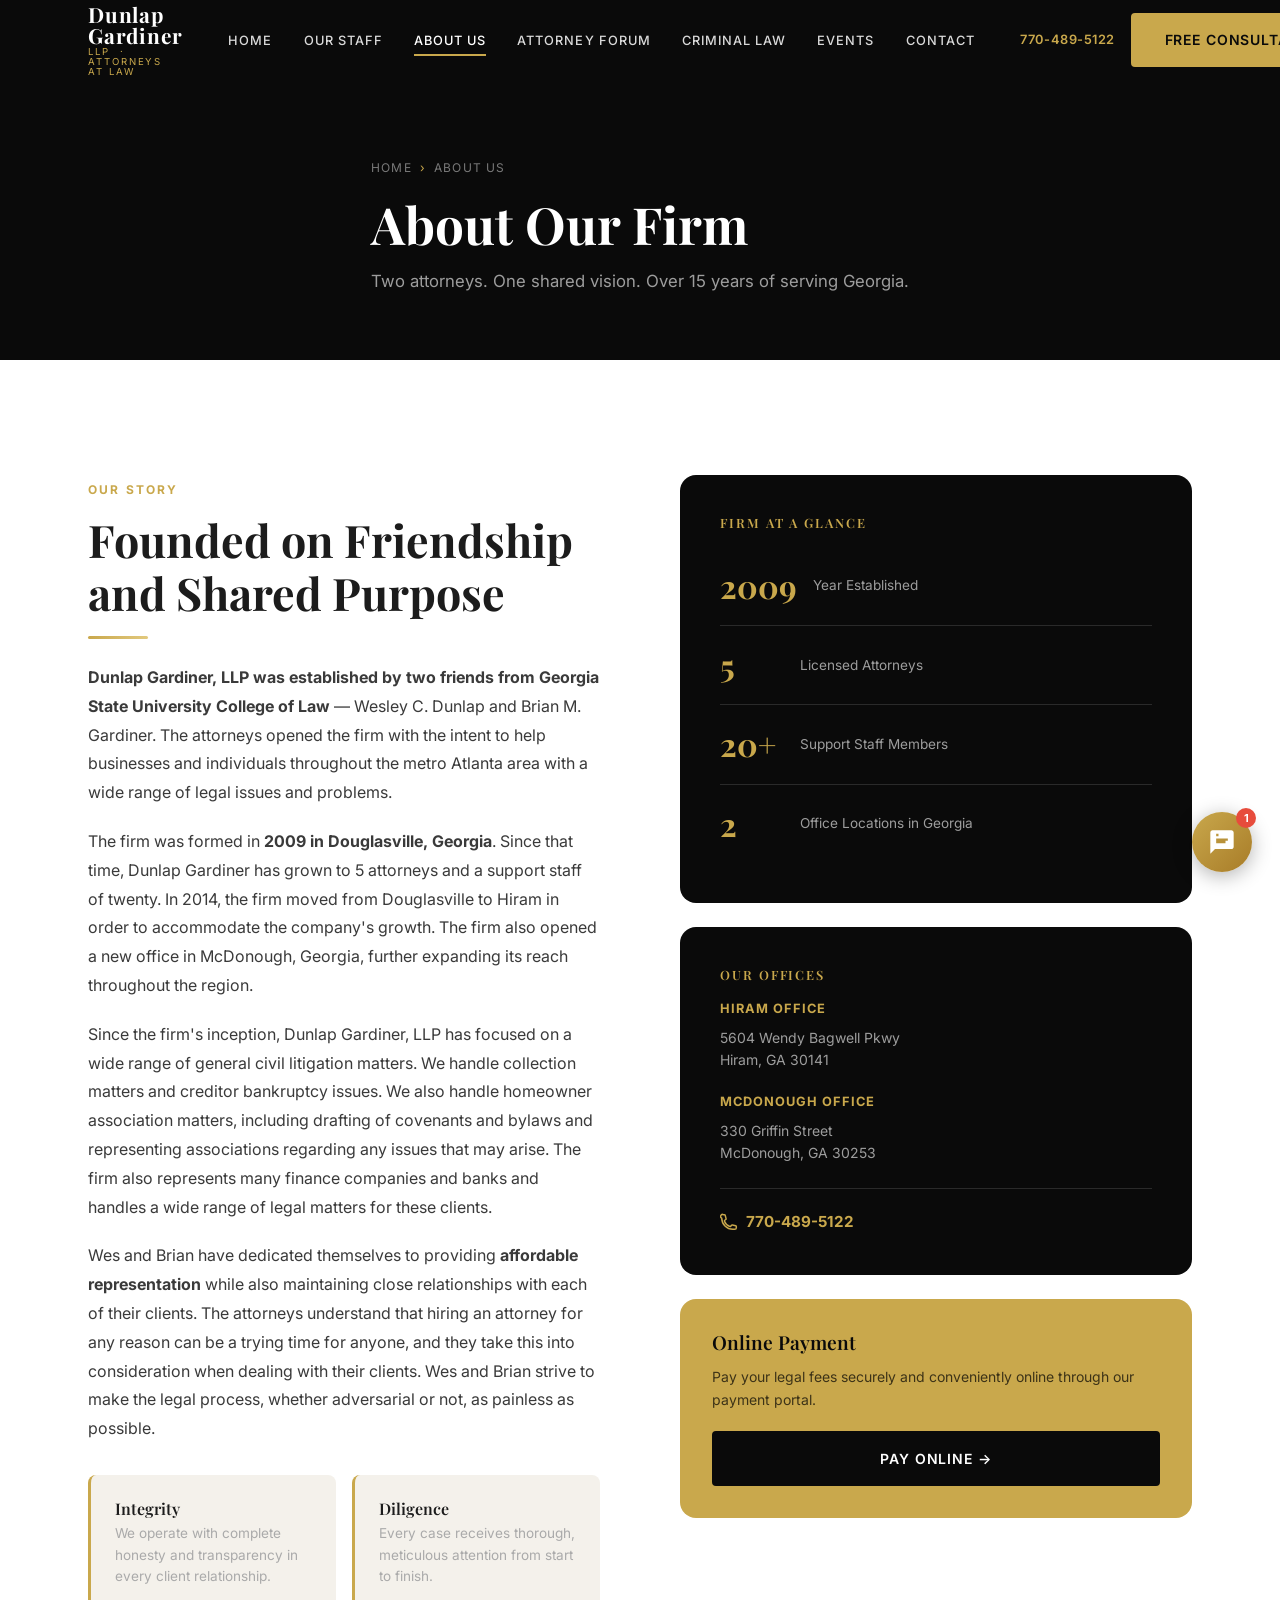
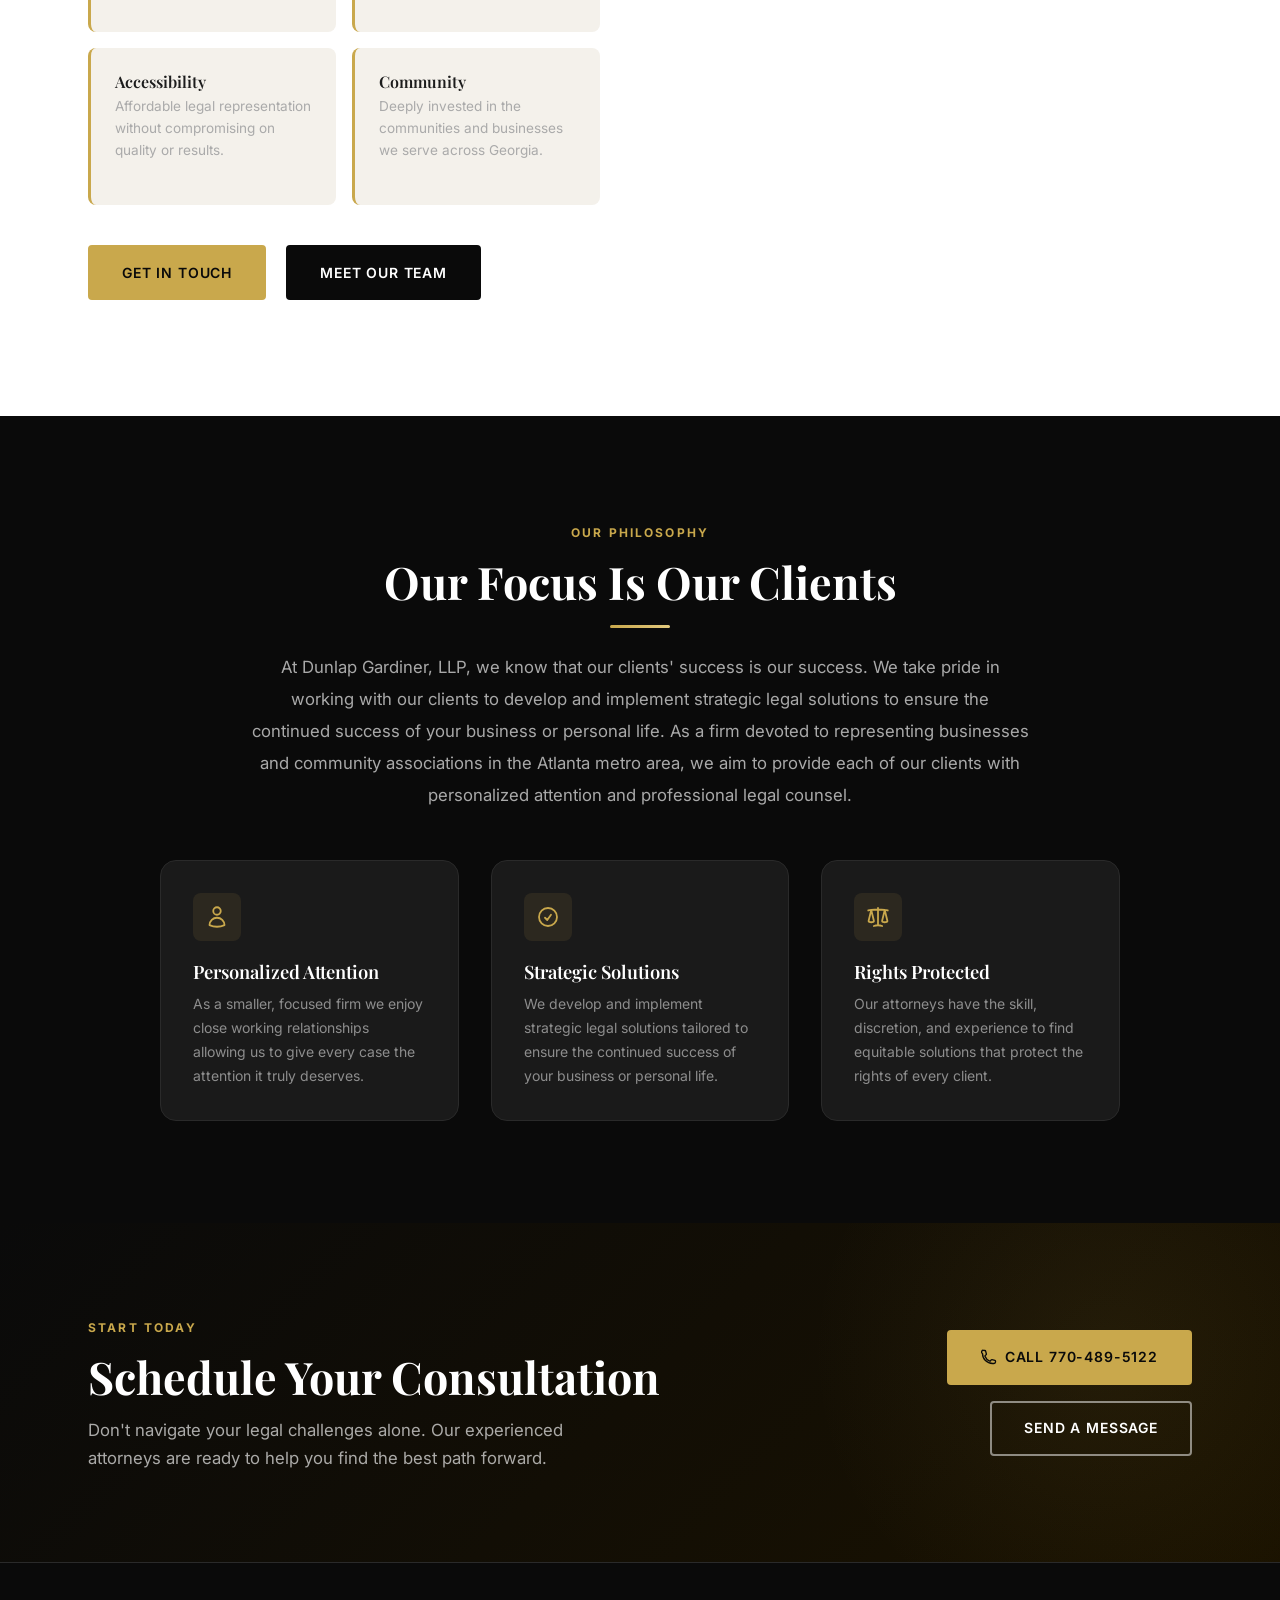
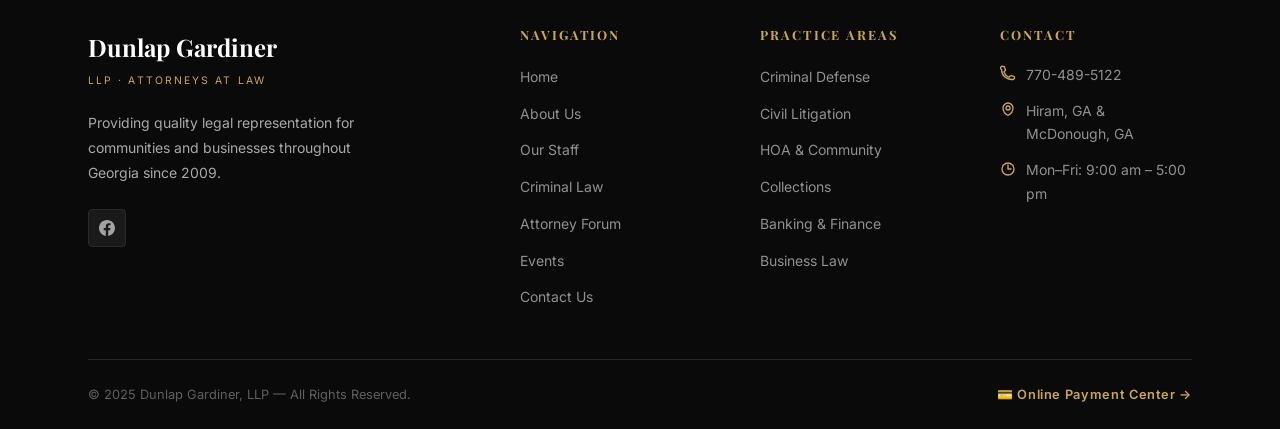
<file: about-us.html>
<!DOCTYPE html>
<html lang="en">
<head>
  <meta charset="UTF-8" />
  <meta name="viewport" content="width=device-width, initial-scale=1.0" />
  <meta name="description" content="Learn about Dunlap Gardiner, LLP — a Georgia law firm founded in 2009 by Wesley C. Dunlap and Brian M. Gardiner, serving the Atlanta metro area from Hiram and McDonough offices." />
  <title>About Us | Dunlap Gardiner, LLP</title>
  <link rel="icon" href="data:image/svg+xml,<svg xmlns='http://www.w3.org/2000/svg' viewBox='0 0 100 100'><text y='.9em' font-size='90'>⚖</text></svg>" />
  <link rel="preconnect" href="https://fonts.googleapis.com" />
  <link rel="preconnect" href="https://fonts.gstatic.com" crossorigin />
  <link href="https://fonts.googleapis.com/css2?family=Playfair+Display:wght@600;700;800&family=Inter:wght@400;500;600;700&display=swap" rel="stylesheet" />
  <link rel="stylesheet" href="css/style.css" />
</head>
<body>

  <!-- NAVBAR -->
  <nav class="navbar scrolled" id="navbar">
    <div class="container">
      <div class="nav-inner">
        <a href="index.html" class="nav-logo">
          <span class="firm-name">Dunlap Gardiner</span>
          <span class="firm-type">LLP &nbsp;·&nbsp; Attorneys at Law</span>
        </a>
        <ul class="nav-links">
          <li><a href="index.html">Home</a></li>
          <li><a href="our-staff.html">Our Staff</a></li>
          <li><a href="about-us.html" class="active">About Us</a></li>
          <li><a href="attorney-forum.html">Attorney Forum</a></li>
          <li><a href="criminal-law.html">Criminal Law</a></li>
          <li><a href="events.html">Events</a></li>
          <li><a href="contact-us.html">Contact</a></li>
        </ul>
        <div class="nav-cta">
          <a href="tel:7704895122" class="nav-phone">770-489-5122</a>
          <a href="contact-us.html" class="btn btn-gold">Free Consultation</a>
        </div>
        <button class="hamburger" id="hamburger" aria-label="Open menu">
          <span></span><span></span><span></span>
        </button>
      </div>
    </div>
  </nav>
  <div class="mobile-menu" id="mobile-menu">
    <a href="index.html">Home</a>
    <a href="our-staff.html">Our Staff</a>
    <a href="about-us.html">About Us</a>
    <a href="attorney-forum.html">Attorney Forum</a>
    <a href="criminal-law.html">Criminal Law</a>
    <a href="events.html">Events</a>
    <a href="contact-us.html">Contact Us</a>
    <a href="contact-us.html" class="mobile-cta">Free Consultation →</a>
  </div>

  <!-- PAGE HERO -->
  <section class="page-hero">
    <div class="page-hero-bg" style="background-image: url('https://images.unsplash.com/photo-1505664194779-8beaceb93744?w=1600&q=80');"></div>
    <div class="page-hero-overlay"></div>
    <div class="container">
      <div class="page-hero-content">
        <div class="breadcrumb">
          <a href="index.html">Home</a>
          <span class="breadcrumb-sep">›</span>
          <span>About Us</span>
        </div>
        <h1>About Our Firm</h1>
        <p class="page-hero-sub">Two attorneys. One shared vision. Over 15 years of serving Georgia.</p>
      </div>
    </div>
  </section>

  <!-- ABOUT STORY -->
  <section class="about-story">
    <div class="container">
      <div class="story-content">
        <span class="section-label reveal">Our Story</span>
        <h2 class="reveal reveal-delay-1">Founded on Friendship<br/>and Shared Purpose</h2>
        <div class="gold-line reveal reveal-delay-1"></div>

        <p class="reveal reveal-delay-2">
          <strong>Dunlap Gardiner, LLP was established by two friends from Georgia State University
          College of Law</strong> — Wesley C. Dunlap and Brian M. Gardiner. The attorneys opened
          the firm with the intent to help businesses and individuals throughout the metro Atlanta
          area with a wide range of legal issues and problems.
        </p>
        <p class="reveal reveal-delay-2">
          The firm was formed in <strong>2009 in Douglasville, Georgia</strong>. Since that time,
          Dunlap Gardiner has grown to 5 attorneys and a support staff of twenty. In 2014, the firm
          moved from Douglasville to Hiram in order to accommodate the company's growth. The firm
          also opened a new office in McDonough, Georgia, further expanding its reach throughout
          the region.
        </p>
        <p class="reveal reveal-delay-3">
          Since the firm's inception, Dunlap Gardiner, LLP has focused on a wide range of general
          civil litigation matters. We handle collection matters and creditor bankruptcy issues.
          We also handle homeowner association matters, including drafting of covenants and bylaws
          and representing associations regarding any issues that may arise. The firm also represents
          many finance companies and banks and handles a wide range of legal matters for these clients.
        </p>
        <p class="reveal reveal-delay-3">
          Wes and Brian have dedicated themselves to providing <strong>affordable representation</strong>
          while also maintaining close relationships with each of their clients. The attorneys understand
          that hiring an attorney for any reason can be a trying time for anyone, and they take this into
          consideration when dealing with their clients. Wes and Brian strive to make the legal process,
          whether adversarial or not, as painless as possible.
        </p>

        <div class="values-grid reveal reveal-delay-4">
          <div class="value-item">
            <h4>Integrity</h4>
            <p>We operate with complete honesty and transparency in every client relationship.</p>
          </div>
          <div class="value-item">
            <h4>Diligence</h4>
            <p>Every case receives thorough, meticulous attention from start to finish.</p>
          </div>
          <div class="value-item">
            <h4>Accessibility</h4>
            <p>Affordable legal representation without compromising on quality or results.</p>
          </div>
          <div class="value-item">
            <h4>Community</h4>
            <p>Deeply invested in the communities and businesses we serve across Georgia.</p>
          </div>
        </div>

        <div style="margin-top:2.5rem;" class="reveal reveal-delay-5">
          <a href="contact-us.html" class="btn btn-gold" style="margin-right:1rem;">Get in Touch</a>
          <a href="our-staff.html" class="btn btn-dark">Meet Our Team</a>
        </div>
      </div>

      <!-- Sidebar -->
      <div class="story-sidebar">
        <div class="sidebar-card reveal reveal-delay-2">
          <h4>Firm At a Glance</h4>
          <div class="sidebar-stat">
            <span class="sidebar-stat-num" data-count="2009">2009</span>
            <span class="sidebar-stat-label">Year Established</span>
          </div>
          <div class="sidebar-stat">
            <span class="sidebar-stat-num" data-count="5">5</span>
            <span class="sidebar-stat-label">Licensed Attorneys</span>
          </div>
          <div class="sidebar-stat">
            <span class="sidebar-stat-num" data-count="20" data-suffix="+">20+</span>
            <span class="sidebar-stat-label">Support Staff Members</span>
          </div>
          <div class="sidebar-stat">
            <span class="sidebar-stat-num" data-count="2">2</span>
            <span class="sidebar-stat-label">Office Locations in Georgia</span>
          </div>
        </div>

        <div class="sidebar-card reveal reveal-delay-3">
          <h4>Our Offices</h4>
          <div style="margin-bottom:1.25rem;">
            <div style="font-size:.8rem; font-weight:700; letter-spacing:.08em; text-transform:uppercase; color:var(--gold); margin-bottom:.4rem;">Hiram Office</div>
            <div style="font-size:.875rem; color:rgba(255,255,255,.6); line-height:1.6;">5604 Wendy Bagwell Pkwy<br/>Hiram, GA 30141</div>
          </div>
          <div>
            <div style="font-size:.8rem; font-weight:700; letter-spacing:.08em; text-transform:uppercase; color:var(--gold); margin-bottom:.4rem;">McDonough Office</div>
            <div style="font-size:.875rem; color:rgba(255,255,255,.6); line-height:1.6;">330 Griffin Street<br/>McDonough, GA 30253</div>
          </div>
          <div style="margin-top:1.5rem; padding-top:1.25rem; border-top:1px solid var(--black-border);">
            <a href="tel:7704895122" style="display:flex;align-items:center;gap:.5rem;color:var(--gold);font-weight:700;font-size:.95rem;">
              <svg xmlns="http://www.w3.org/2000/svg" fill="none" viewBox="0 0 24 24" stroke-width="2" stroke="currentColor" width="18" height="18"><path stroke-linecap="round" stroke-linejoin="round" d="M2.25 6.75c0 8.284 6.716 15 15 15h2.25a2.25 2.25 0 0 0 2.25-2.25v-1.372c0-.516-.351-.966-.852-1.091l-4.423-1.106c-.44-.11-.902.055-1.173.417l-.97 1.293c-.282.376-.769.542-1.21.38a12.035 12.035 0 0 1-7.143-7.143c-.162-.441.004-.928.38-1.21l1.293-.97c.363-.271.527-.734.417-1.173L6.963 3.102a1.125 1.125 0 0 0-1.091-.852H4.5A2.25 2.25 0 0 0 2.25 6.75Z" /></svg>
              770-489-5122
            </a>
          </div>
        </div>

        <div class="reveal reveal-delay-4" style="background:var(--gold);padding:2rem;border-radius:var(--radius-lg);">
          <h4 style="color:var(--black);margin-bottom:.75rem;">Online Payment</h4>
          <p style="font-size:.875rem;color:rgba(0,0,0,.7);margin-bottom:1.25rem;line-height:1.6;">Pay your legal fees securely and conveniently online through our payment portal.</p>
          <a href="https://quickclick.com/cart/cart.php?action=show_information&internal_key=637d9338dd69ad5d1107f1c3999a2876&internal_timestamp=1774908357&tid=cae1f6b2b108de3710eef4111a261aae" target="_blank" rel="noopener" class="btn btn-dark" style="width:100%;justify-content:center;">Pay Online →</a>
        </div>
      </div>
    </div>
  </section>

  <!-- OUR FOCUS SECTION -->
  <section class="section section-dark">
    <div class="container text-center">
      <span class="section-label reveal">Our Philosophy</span>
      <h2 class="reveal reveal-delay-1" style="color:var(--white);max-width:700px;margin:0 auto 1rem;">Our Focus Is Our Clients</h2>
      <div class="gold-line center reveal reveal-delay-1"></div>
      <p class="reveal reveal-delay-2" style="max-width:780px;margin:0 auto 3rem;color:rgba(255,255,255,.65);font-size:1.05rem;line-height:1.9;">
        At Dunlap Gardiner, LLP, we know that our clients' success is our success. We take pride
        in working with our clients to develop and implement strategic legal solutions to ensure
        the continued success of your business or personal life. As a firm devoted to representing
        businesses and community associations in the Atlanta metro area, we aim to provide each of
        our clients with personalized attention and professional legal counsel.
      </p>

      <div class="grid-3" style="max-width:960px;margin:0 auto;text-align:left;">
        <div class="reveal reveal-delay-1" style="padding:2rem;background:var(--black-card);border:1px solid var(--black-border);border-radius:var(--radius-lg);">
          <div style="width:48px;height:48px;background:rgba(201,168,76,.1);border-radius:var(--radius-md);display:flex;align-items:center;justify-content:center;margin-bottom:1.25rem;">
            <svg xmlns="http://www.w3.org/2000/svg" fill="none" viewBox="0 0 24 24" stroke-width="1.8" stroke="currentColor" width="24" height="24" style="color:var(--gold)"><path stroke-linecap="round" stroke-linejoin="round" d="M15.75 6a3.75 3.75 0 1 1-7.5 0 3.75 3.75 0 0 1 7.5 0ZM4.501 20.118a7.5 7.5 0 0 1 14.998 0A17.933 17.933 0 0 1 12 21.75c-2.676 0-5.216-.584-7.499-1.632Z" /></svg>
          </div>
          <h3 style="color:var(--white);font-size:1.15rem;margin-bottom:.6rem;">Personalized Attention</h3>
          <p style="font-size:.875rem;color:rgba(255,255,255,.5);line-height:1.7;">As a smaller, focused firm we enjoy close working relationships allowing us to give every case the attention it truly deserves.</p>
        </div>
        <div class="reveal reveal-delay-2" style="padding:2rem;background:var(--black-card);border:1px solid var(--black-border);border-radius:var(--radius-lg);">
          <div style="width:48px;height:48px;background:rgba(201,168,76,.1);border-radius:var(--radius-md);display:flex;align-items:center;justify-content:center;margin-bottom:1.25rem;">
            <svg xmlns="http://www.w3.org/2000/svg" fill="none" viewBox="0 0 24 24" stroke-width="1.8" stroke="currentColor" width="24" height="24" style="color:var(--gold)"><path stroke-linecap="round" stroke-linejoin="round" d="M9 12.75 11.25 15 15 9.75M21 12a9 9 0 1 1-18 0 9 9 0 0 1 18 0Z" /></svg>
          </div>
          <h3 style="color:var(--white);font-size:1.15rem;margin-bottom:.6rem;">Strategic Solutions</h3>
          <p style="font-size:.875rem;color:rgba(255,255,255,.5);line-height:1.7;">We develop and implement strategic legal solutions tailored to ensure the continued success of your business or personal life.</p>
        </div>
        <div class="reveal reveal-delay-3" style="padding:2rem;background:var(--black-card);border:1px solid var(--black-border);border-radius:var(--radius-lg);">
          <div style="width:48px;height:48px;background:rgba(201,168,76,.1);border-radius:var(--radius-md);display:flex;align-items:center;justify-content:center;margin-bottom:1.25rem;">
            <svg xmlns="http://www.w3.org/2000/svg" fill="none" viewBox="0 0 24 24" stroke-width="1.8" stroke="currentColor" width="24" height="24" style="color:var(--gold)"><path stroke-linecap="round" stroke-linejoin="round" d="M12 3v17.25m0 0c-1.472 0-2.882.265-4.185.75M12 20.25c1.472 0 2.882.265 4.185.75M18.75 4.97A48.416 48.416 0 0 0 12 4.5c-2.291 0-4.545.16-6.75.47m13.5 0c1.01.143 2.01.317 3 .52m-3-.52 2.62 10.726c.122.499-.106 1.028-.589 1.202a5.988 5.988 0 0 1-2.031.352 5.988 5.988 0 0 1-2.031-.352c-.483-.174-.711-.703-.59-1.202L18.75 4.97Zm-16.5.52c.99-.203 1.99-.377 3-.52m0 0 2.62 10.726c.122.499-.106 1.028-.589 1.202a5.989 5.989 0 0 1-2.031.352 5.989 5.989 0 0 1-2.031-.352c-.483-.174-.711-.703-.59-1.202L5.25 4.97Z" /></svg>
          </div>
          <h3 style="color:var(--white);font-size:1.15rem;margin-bottom:.6rem;">Rights Protected</h3>
          <p style="font-size:.875rem;color:rgba(255,255,255,.5);line-height:1.7;">Our attorneys have the skill, discretion, and experience to find equitable solutions that protect the rights of every client.</p>
        </div>
      </div>
    </div>
  </section>

  <!-- CONTACT BANNER -->
  <section class="contact-banner">
    <div class="container">
      <div class="contact-banner-inner">
        <div class="reveal">
          <span class="section-label">Start Today</span>
          <h2>Schedule Your Consultation</h2>
          <p>Don't navigate your legal challenges alone. Our experienced attorneys are ready to help you find the best path forward.</p>
        </div>
        <div class="contact-banner-actions reveal reveal-delay-2">
          <a href="tel:7704895122" class="btn btn-gold">
            <svg xmlns="http://www.w3.org/2000/svg" fill="none" viewBox="0 0 24 24" stroke-width="2" stroke="currentColor" width="16" height="16"><path stroke-linecap="round" stroke-linejoin="round" d="M2.25 6.75c0 8.284 6.716 15 15 15h2.25a2.25 2.25 0 0 0 2.25-2.25v-1.372c0-.516-.351-.966-.852-1.091l-4.423-1.106c-.44-.11-.902.055-1.173.417l-.97 1.293c-.282.376-.769.542-1.21.38a12.035 12.035 0 0 1-7.143-7.143c-.162-.441.004-.928.38-1.21l1.293-.97c.363-.271.527-.734.417-1.173L6.963 3.102a1.125 1.125 0 0 0-1.091-.852H4.5A2.25 2.25 0 0 0 2.25 6.75Z" /></svg>
            Call 770-489-5122
          </a>
          <a href="contact-us.html" class="btn btn-outline-white">Send a Message</a>
        </div>
      </div>
    </div>
  </section>

  <!-- FOOTER -->
  <footer class="footer">
    <div class="container">
      <div class="footer-grid">
        <div class="footer-brand">
          <span class="firm-name">Dunlap Gardiner</span>
          <span class="firm-type">LLP · Attorneys at Law</span>
          <p>Providing quality legal representation for communities and businesses throughout Georgia since 2009.</p>
          <div class="footer-social">
            <a href="https://www.facebook.com/dunlapgardinerllp" target="_blank" rel="noopener" class="social-btn" aria-label="Facebook">
              <svg xmlns="http://www.w3.org/2000/svg" viewBox="0 0 24 24" fill="currentColor"><path d="M24 12.073c0-6.627-5.373-12-12-12s-12 5.373-12 12c0 5.99 4.388 10.954 10.125 11.854v-8.385H7.078v-3.47h3.047V9.43c0-3.007 1.792-4.669 4.533-4.669 1.312 0 2.686.235 2.686.235v2.953H15.83c-1.491 0-1.956.925-1.956 1.874v2.25h3.328l-.532 3.47h-2.796v8.385C19.612 23.027 24 18.062 24 12.073z"/></svg>
            </a>
          </div>
        </div>
        <div class="footer-col">
          <h4>Navigation</h4>
          <ul>
            <li><a href="index.html">Home</a></li>
            <li><a href="about-us.html">About Us</a></li>
            <li><a href="our-staff.html">Our Staff</a></li>
            <li><a href="criminal-law.html">Criminal Law</a></li>
            <li><a href="attorney-forum.html">Attorney Forum</a></li>
            <li><a href="events.html">Events</a></li>
            <li><a href="contact-us.html">Contact Us</a></li>
          </ul>
        </div>
        <div class="footer-col">
          <h4>Practice Areas</h4>
          <ul>
            <li><a href="criminal-law.html">Criminal Defense</a></li>
            <li><a href="about-us.html">Civil Litigation</a></li>
            <li><a href="about-us.html">HOA &amp; Community</a></li>
            <li><a href="about-us.html">Collections</a></li>
            <li><a href="about-us.html">Banking &amp; Finance</a></li>
            <li><a href="about-us.html">Business Law</a></li>
          </ul>
        </div>
        <div class="footer-col">
          <h4>Contact</h4>
          <div class="footer-contact-item">
            <svg xmlns="http://www.w3.org/2000/svg" fill="none" viewBox="0 0 24 24" stroke-width="2" stroke="currentColor"><path stroke-linecap="round" stroke-linejoin="round" d="M2.25 6.75c0 8.284 6.716 15 15 15h2.25a2.25 2.25 0 0 0 2.25-2.25v-1.372c0-.516-.351-.966-.852-1.091l-4.423-1.106c-.44-.11-.902.055-1.173.417l-.97 1.293c-.282.376-.769.542-1.21.38a12.035 12.035 0 0 1-7.143-7.143c-.162-.441.004-.928.38-1.21l1.293-.97c.363-.271.527-.734.417-1.173L6.963 3.102a1.125 1.125 0 0 0-1.091-.852H4.5A2.25 2.25 0 0 0 2.25 6.75Z" /></svg>
            <a href="tel:7704895122">770-489-5122</a>
          </div>
          <div class="footer-contact-item">
            <svg xmlns="http://www.w3.org/2000/svg" fill="none" viewBox="0 0 24 24" stroke-width="2" stroke="currentColor"><path stroke-linecap="round" stroke-linejoin="round" d="M15 10.5a3 3 0 1 1-6 0 3 3 0 0 1 6 0Z" /><path stroke-linecap="round" stroke-linejoin="round" d="M19.5 10.5c0 7.142-7.5 11.25-7.5 11.25S4.5 17.642 4.5 10.5a7.5 7.5 0 1 1 15 0Z" /></svg>
            <span>Hiram, GA &amp; McDonough, GA</span>
          </div>
          <div class="footer-contact-item">
            <svg xmlns="http://www.w3.org/2000/svg" fill="none" viewBox="0 0 24 24" stroke-width="2" stroke="currentColor"><path stroke-linecap="round" stroke-linejoin="round" d="M12 6v6h4.5m4.5 0a9 9 0 1 1-18 0 9 9 0 0 1 18 0Z" /></svg>
            <span>Mon–Fri: 9:00 am – 5:00 pm</span>
          </div>
        </div>
      </div>
      <div class="footer-bottom">
        <span class="copyright">© 2025 Dunlap Gardiner, LLP — All Rights Reserved.</span>
        <a href="https://quickclick.com/cart/cart.php?action=show_information&internal_key=637d9338dd69ad5d1107f1c3999a2876&internal_timestamp=1774908357&tid=cae1f6b2b108de3710eef4111a261aae" target="_blank" rel="noopener" class="payment-link">💳 Online Payment Center →</a>
      </div>
    </div>
  </footer>

  <script src="js/main.js"></script>
  <script src="js/chatbot.js"></script>
</body>
</html>
</file>
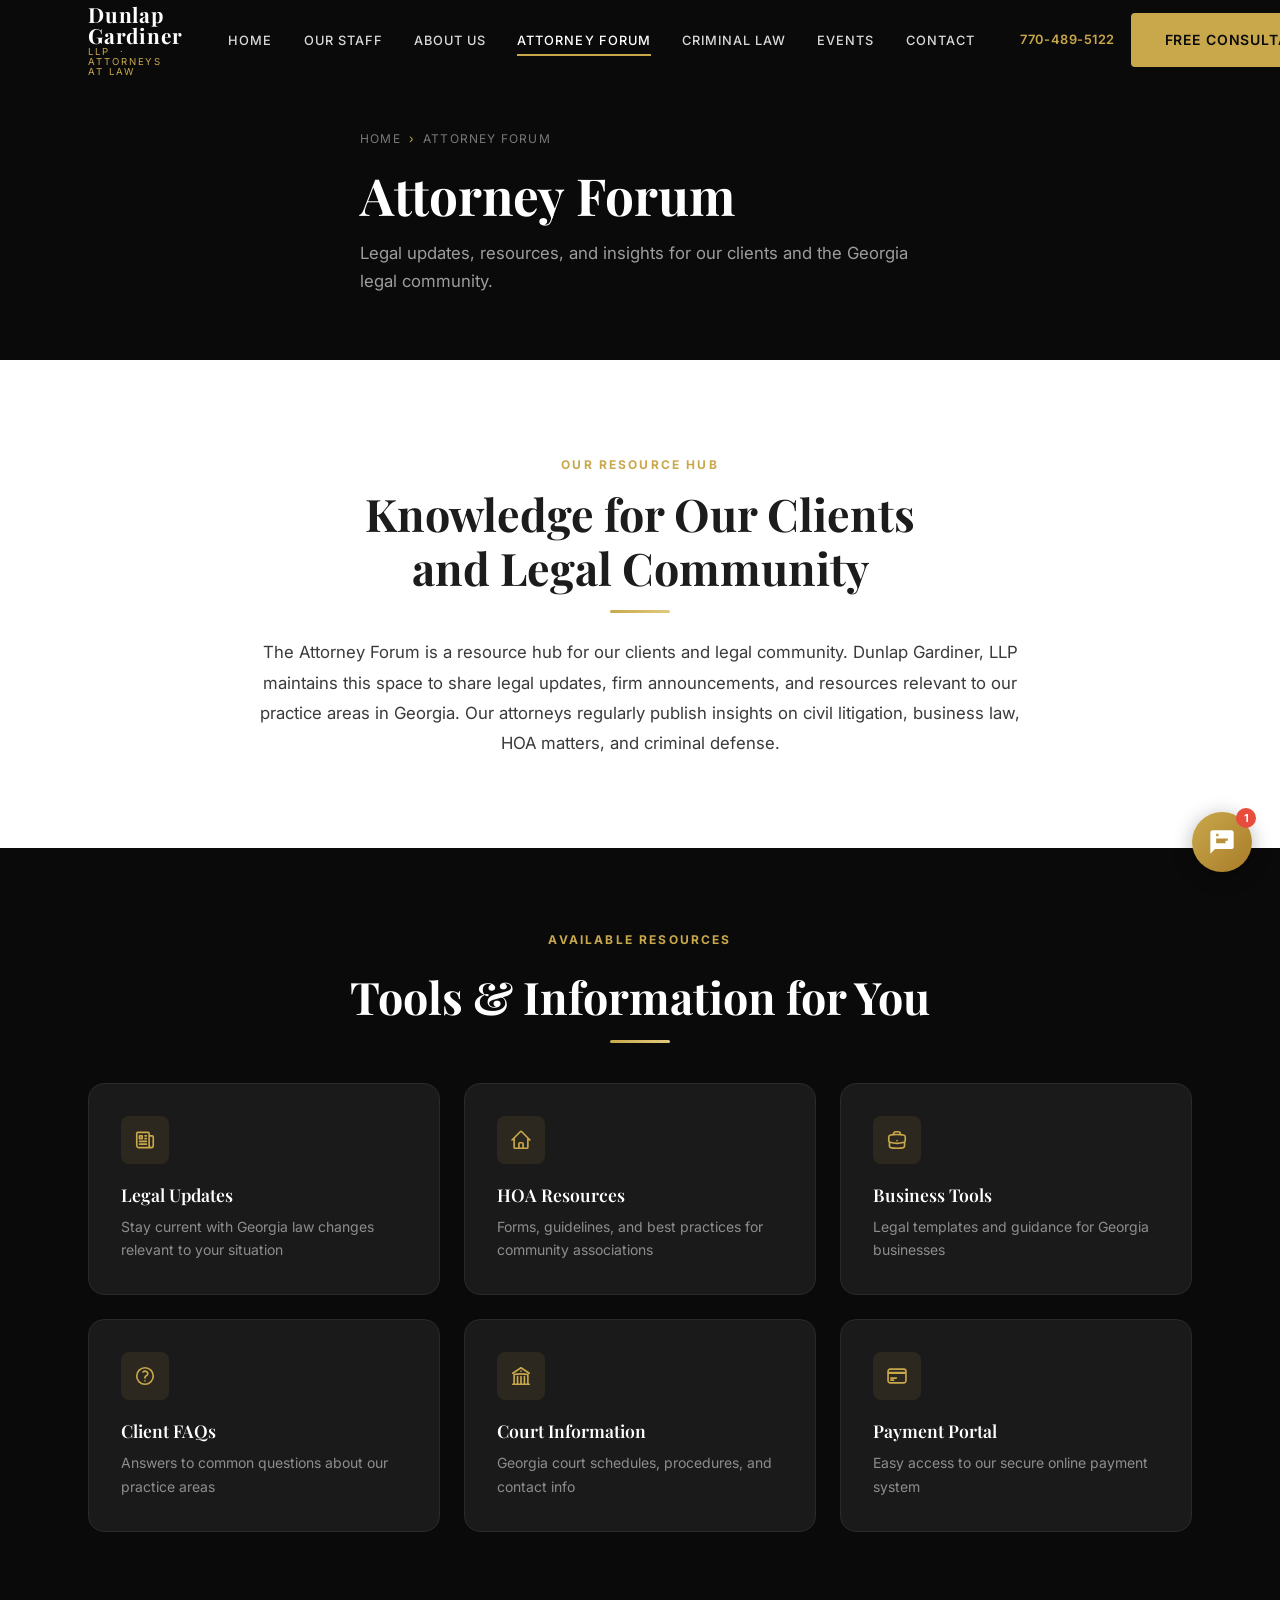
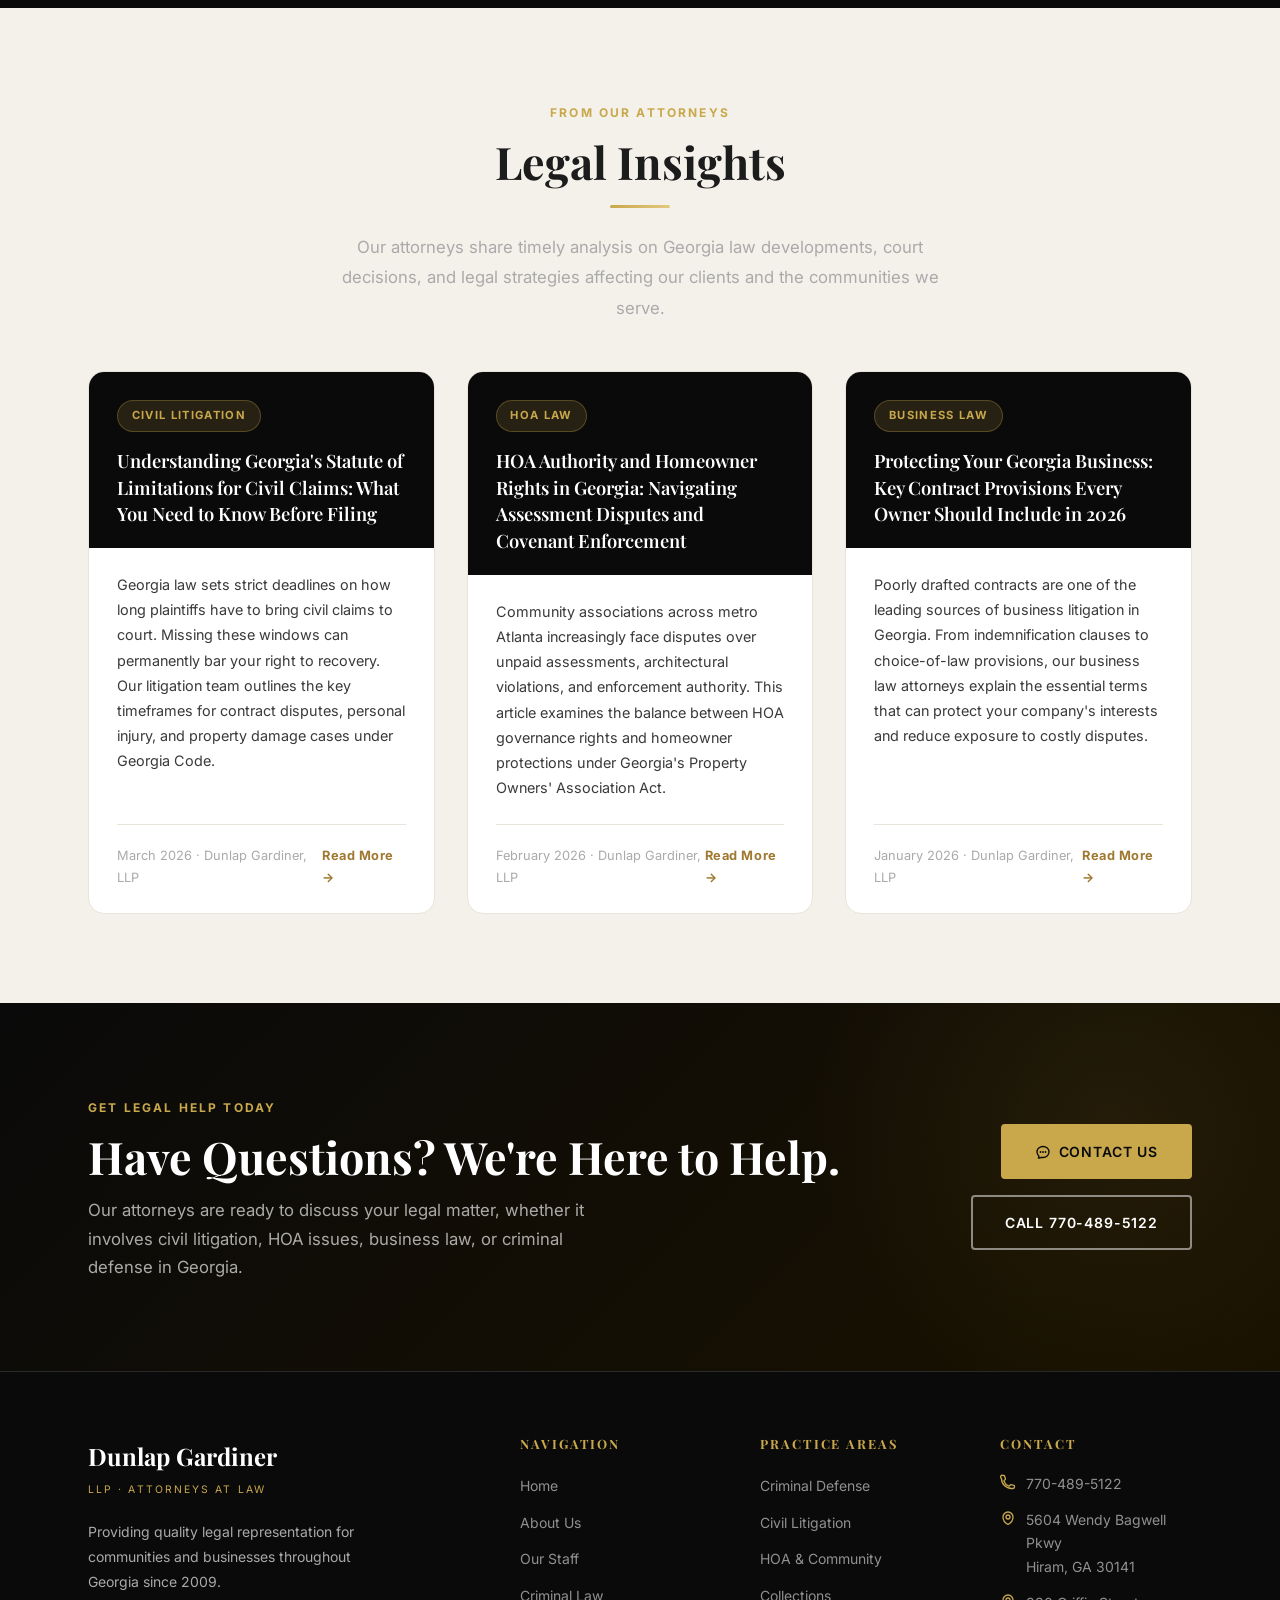
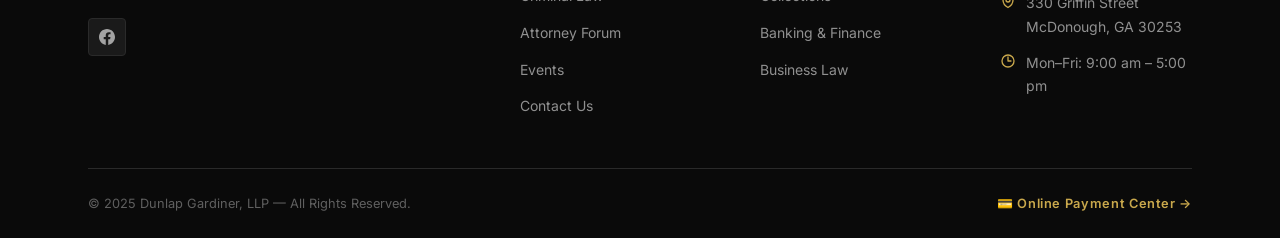
<file: attorney-forum.html>
<!DOCTYPE html>
<html lang="en">
<head>
  <meta charset="UTF-8" />
  <meta name="viewport" content="width=device-width, initial-scale=1.0" />
  <meta name="description" content="Attorney Forum — Dunlap Gardiner, LLP. Legal updates, firm announcements, resources, and insights for clients and the Georgia legal community." />
  <meta name="keywords" content="attorney forum, Georgia law updates, HOA resources, civil litigation, legal insights, Dunlap Gardiner" />
  <meta property="og:title" content="Attorney Forum | Dunlap Gardiner, LLP" />
  <meta property="og:description" content="A resource hub for clients and the legal community — legal updates, HOA resources, business tools, and more from Dunlap Gardiner, LLP." />
  <meta property="og:type" content="website" />
  <title>Attorney Forum | Dunlap Gardiner, LLP</title>
  <link rel="icon" href="data:image/svg+xml,<svg xmlns='http://www.w3.org/2000/svg' viewBox='0 0 100 100'><text y='.9em' font-size='90'>⚖</text></svg>" />
  <link rel="preconnect" href="https://fonts.googleapis.com" />
  <link rel="preconnect" href="https://fonts.gstatic.com" crossorigin />
  <link href="https://fonts.googleapis.com/css2?family=Playfair+Display:wght@600;700;800&family=Inter:wght@400;500;600;700&display=swap" rel="stylesheet" />
  <link rel="stylesheet" href="css/style.css" />
</head>
<body>

  <!-- ══════════════════════════════════════════════
       NAVBAR (inner page — scrolled state)
  ══════════════════════════════════════════════ -->
  <nav class="navbar scrolled" id="navbar">
    <div class="container">
      <div class="nav-inner">
        <a href="index.html" class="nav-logo">
          <span class="firm-name">Dunlap Gardiner</span>
          <span class="firm-type">LLP &nbsp;·&nbsp; Attorneys at Law</span>
        </a>

        <ul class="nav-links">
          <li><a href="index.html">Home</a></li>
          <li><a href="our-staff.html">Our Staff</a></li>
          <li><a href="about-us.html">About Us</a></li>
          <li><a href="attorney-forum.html" class="active">Attorney Forum</a></li>
          <li><a href="criminal-law.html">Criminal Law</a></li>
          <li><a href="events.html">Events</a></li>
          <li><a href="contact-us.html">Contact</a></li>
        </ul>

        <div class="nav-cta">
          <a href="tel:7704895122" class="nav-phone">770-489-5122</a>
          <a href="contact-us.html" class="btn btn-gold">Free Consultation</a>
        </div>

        <button class="hamburger" id="hamburger" aria-label="Open menu">
          <span></span><span></span><span></span>
        </button>
      </div>
    </div>
  </nav>

  <!-- Mobile Menu -->
  <div class="mobile-menu" id="mobile-menu">
    <a href="index.html">Home</a>
    <a href="our-staff.html">Our Staff</a>
    <a href="about-us.html">About Us</a>
    <a href="attorney-forum.html">Attorney Forum</a>
    <a href="criminal-law.html">Criminal Law</a>
    <a href="events.html">Events</a>
    <a href="contact-us.html">Contact Us</a>
    <a href="contact-us.html" class="mobile-cta">Free Consultation →</a>
  </div>

  <!-- ══════════════════════════════════════════════
       PAGE HERO
  ══════════════════════════════════════════════ -->
  <section class="page-hero">
    <div class="page-hero-bg" style="background-image: url('https://images.unsplash.com/photo-1454165804606-c3d57bc86b40?w=1600&q=80');"></div>
    <div class="page-hero-overlay"></div>
    <div class="container">
      <div class="page-hero-content">
        <div class="breadcrumb">
          <a href="index.html">Home</a>
          <span class="breadcrumb-sep">›</span>
          <span>Attorney Forum</span>
        </div>
        <h1>Attorney Forum</h1>
        <p class="page-hero-sub">Legal updates, resources, and insights for our clients and the Georgia legal community.</p>
      </div>
    </div>
  </section>

  <!-- ══════════════════════════════════════════════
       A) FORUM INTRO
  ══════════════════════════════════════════════ -->
  <section class="forum-intro">
    <div class="container text-center">
      <span class="section-label reveal">Our Resource Hub</span>
      <h2 class="section-title reveal reveal-delay-1">Knowledge for Our Clients<br/>and Legal Community</h2>
      <div class="gold-line center reveal reveal-delay-1"></div>
      <p class="reveal reveal-delay-2">
        The Attorney Forum is a resource hub for our clients and legal community. Dunlap Gardiner, LLP
        maintains this space to share legal updates, firm announcements, and resources relevant to our
        practice areas in Georgia. Our attorneys regularly publish insights on civil litigation, business
        law, HOA matters, and criminal defense.
      </p>
    </div>
  </section>

  <!-- ══════════════════════════════════════════════
       B) RESOURCES GRID
  ══════════════════════════════════════════════ -->
  <section class="resources-grid">
    <div class="container">
      <div class="text-center reveal">
        <span class="section-label" style="color:var(--gold);">Available Resources</span>
        <h2 class="reveal reveal-delay-1" style="color:var(--white);margin-top:.5rem;">Tools &amp; Information for You</h2>
        <div class="gold-line center reveal reveal-delay-1"></div>
      </div>

      <div class="resource-cards">

        <!-- Legal Updates -->
        <div class="resource-card reveal reveal-delay-1">
          <div class="resource-card-icon">
            <svg xmlns="http://www.w3.org/2000/svg" fill="none" viewBox="0 0 24 24" stroke-width="1.8" stroke="currentColor"><path stroke-linecap="round" stroke-linejoin="round" d="M12 7.5h1.5m-1.5 3h1.5m-7.5 3h7.5m-7.5 3h7.5m3-9h3.375c.621 0 1.125.504 1.125 1.125V18a2.25 2.25 0 0 1-2.25 2.25M16.5 7.5V18a2.25 2.25 0 0 0 2.25 2.25M16.5 7.5V4.875c0-.621-.504-1.125-1.125-1.125H4.125C3.504 3.75 3 4.254 3 4.875V18a2.25 2.25 0 0 0 2.25 2.25h13.5M6 7.5h3v3H6v-3Z" /></svg>
          </div>
          <h3>Legal Updates</h3>
          <p>Stay current with Georgia law changes relevant to your situation</p>
        </div>

        <!-- HOA Resources -->
        <div class="resource-card reveal reveal-delay-2">
          <div class="resource-card-icon">
            <svg xmlns="http://www.w3.org/2000/svg" fill="none" viewBox="0 0 24 24" stroke-width="1.8" stroke="currentColor"><path stroke-linecap="round" stroke-linejoin="round" d="M2.25 12 11.204 3.045c.44-.439 1.152-.439 1.591 0L21.75 12M4.5 9.75v10.125c0 .621.504 1.125 1.125 1.125H9.75v-4.875c0-.621.504-1.125 1.125-1.125h2.25c.621 0 1.125.504 1.125 1.125V21h4.125c.621 0 1.125-.504 1.125-1.125V9.75M8.25 21h8.25" /></svg>
          </div>
          <h3>HOA Resources</h3>
          <p>Forms, guidelines, and best practices for community associations</p>
        </div>

        <!-- Business Tools -->
        <div class="resource-card reveal reveal-delay-3">
          <div class="resource-card-icon">
            <svg xmlns="http://www.w3.org/2000/svg" fill="none" viewBox="0 0 24 24" stroke-width="1.8" stroke="currentColor"><path stroke-linecap="round" stroke-linejoin="round" d="M20.25 14.15v4.25c0 1.094-.787 2.036-1.872 2.18-2.087.277-4.216.42-6.378.42s-4.291-.143-6.378-.42c-1.085-.144-1.872-1.086-1.872-2.18v-4.25m16.5 0a2.18 2.18 0 0 0 .75-1.661V8.706c0-1.081-.768-2.015-1.837-2.175a48.114 48.114 0 0 0-3.413-.387m4.5 8.006c-.194.165-.42.295-.673.38A23.978 23.978 0 0 1 12 15.75c-2.648 0-5.195-.429-7.577-1.22a2.016 2.016 0 0 1-.673-.38m0 0A2.18 2.18 0 0 1 3 12.489V8.706c0-1.081.768-2.015 1.837-2.175a48.111 48.111 0 0 1 3.413-.387m7.5 0V5.25A2.25 2.25 0 0 0 13.5 3h-3a2.25 2.25 0 0 0-2.25 2.25v.894m7.5 0a48.667 48.667 0 0 0-7.5 0M12 12.75h.008v.008H12v-.008Z" /></svg>
          </div>
          <h3>Business Tools</h3>
          <p>Legal templates and guidance for Georgia businesses</p>
        </div>

        <!-- Client FAQs -->
        <div class="resource-card reveal reveal-delay-1">
          <div class="resource-card-icon">
            <svg xmlns="http://www.w3.org/2000/svg" fill="none" viewBox="0 0 24 24" stroke-width="1.8" stroke="currentColor"><path stroke-linecap="round" stroke-linejoin="round" d="M9.879 7.519c1.171-1.025 3.071-1.025 4.242 0 1.172 1.025 1.172 2.687 0 3.712-.203.179-.43.326-.67.442-.745.361-1.45.999-1.45 1.827v.75M21 12a9 9 0 1 1-18 0 9 9 0 0 1 18 0Zm-9 5.25h.008v.008H12v-.008Z" /></svg>
          </div>
          <h3>Client FAQs</h3>
          <p>Answers to common questions about our practice areas</p>
        </div>

        <!-- Court Information -->
        <div class="resource-card reveal reveal-delay-2">
          <div class="resource-card-icon">
            <svg xmlns="http://www.w3.org/2000/svg" fill="none" viewBox="0 0 24 24" stroke-width="1.8" stroke="currentColor"><path stroke-linecap="round" stroke-linejoin="round" d="M12 21v-8.25M15.75 21v-8.25M8.25 21v-8.25M3 9l9-6 9 6m-1.5 12V10.332A48.36 48.36 0 0 0 12 9.75c-2.551 0-5.056.2-7.5.582V21M3 21h18M12 6.75h.008v.008H12V6.75Z" /></svg>
          </div>
          <h3>Court Information</h3>
          <p>Georgia court schedules, procedures, and contact info</p>
        </div>

        <!-- Payment Portal -->
        <div class="resource-card reveal reveal-delay-3">
          <div class="resource-card-icon">
            <svg xmlns="http://www.w3.org/2000/svg" fill="none" viewBox="0 0 24 24" stroke-width="1.8" stroke="currentColor"><path stroke-linecap="round" stroke-linejoin="round" d="M2.25 8.25h19.5M2.25 9h19.5m-16.5 5.25h6m-6 2.25h3m-3.75 3h15a2.25 2.25 0 0 0 2.25-2.25V6.75A2.25 2.25 0 0 0 19.5 4.5h-15a2.25 2.25 0 0 0-2.25 2.25v10.5A2.25 2.25 0 0 0 4.5 19.5Z" /></svg>
          </div>
          <h3>Payment Portal</h3>
          <p>Easy access to our secure online payment system</p>
        </div>

      </div>
    </div>
  </section>

  <!-- ══════════════════════════════════════════════
       C) LEGAL INSIGHTS — ARTICLES
  ══════════════════════════════════════════════ -->
  <section style="padding: clamp(4rem, 7vw, 6rem) 0; background: var(--off-white);">
    <div class="container">
      <div class="text-center reveal">
        <span class="section-label">From Our Attorneys</span>
        <h2 class="section-title reveal reveal-delay-1">Legal Insights</h2>
        <div class="gold-line center reveal reveal-delay-1"></div>
        <p class="section-sub reveal reveal-delay-2" style="margin: 0 auto 3rem;">
          Our attorneys share timely analysis on Georgia law developments, court decisions, and
          legal strategies affecting our clients and the communities we serve.
        </p>
      </div>

      <div style="display: grid; grid-template-columns: repeat(auto-fit, minmax(300px, 1fr)); gap: 2rem;">

        <!-- Article 1 -->
        <article class="reveal reveal-delay-1" style="background: var(--white); border-radius: var(--radius-lg); overflow: hidden; border: 1px solid var(--gray-light); transition: var(--transition); display: flex; flex-direction: column;">
          <div style="background: var(--black); padding: 1.75rem 1.75rem 1.25rem; position: relative;">
            <span style="display: inline-block; background: rgba(201,168,76,.15); color: var(--gold); font-size: .7rem; font-weight: 700; letter-spacing: .12em; text-transform: uppercase; padding: .35rem .85rem; border-radius: 2rem; margin-bottom: 1rem; border: 1px solid rgba(201,168,76,.3);">Civil Litigation</span>
            <h3 style="color: var(--white); font-size: 1.15rem; line-height: 1.45; margin-bottom: 0;">Understanding Georgia's Statute of Limitations for Civil Claims: What You Need to Know Before Filing</h3>
          </div>
          <div style="padding: 1.5rem 1.75rem; flex: 1; display: flex; flex-direction: column;">
            <p style="color: var(--text-body); font-size: .9rem; line-height: 1.75; flex: 1;">
              Georgia law sets strict deadlines on how long plaintiffs have to bring civil claims to court.
              Missing these windows can permanently bar your right to recovery. Our litigation team outlines
              the key timeframes for contract disputes, personal injury, and property damage cases under
              Georgia Code.
            </p>
            <div style="margin-top: 1.5rem; padding-top: 1.25rem; border-top: 1px solid var(--gray-light); display: flex; align-items: center; justify-content: space-between;">
              <span style="font-size: .8rem; color: var(--gray-mid);">March 2026 · Dunlap Gardiner, LLP</span>
              <a href="contact-us.html" style="font-size: .8rem; font-weight: 700; color: var(--gold-dark); text-decoration: none; letter-spacing: .04em;">Read More →</a>
            </div>
          </div>
        </article>

        <!-- Article 2 -->
        <article class="reveal reveal-delay-2" style="background: var(--white); border-radius: var(--radius-lg); overflow: hidden; border: 1px solid var(--gray-light); transition: var(--transition); display: flex; flex-direction: column;">
          <div style="background: var(--black); padding: 1.75rem 1.75rem 1.25rem; position: relative;">
            <span style="display: inline-block; background: rgba(201,168,76,.15); color: var(--gold); font-size: .7rem; font-weight: 700; letter-spacing: .12em; text-transform: uppercase; padding: .35rem .85rem; border-radius: 2rem; margin-bottom: 1rem; border: 1px solid rgba(201,168,76,.3);">HOA Law</span>
            <h3 style="color: var(--white); font-size: 1.15rem; line-height: 1.45; margin-bottom: 0;">HOA Authority and Homeowner Rights in Georgia: Navigating Assessment Disputes and Covenant Enforcement</h3>
          </div>
          <div style="padding: 1.5rem 1.75rem; flex: 1; display: flex; flex-direction: column;">
            <p style="color: var(--text-body); font-size: .9rem; line-height: 1.75; flex: 1;">
              Community associations across metro Atlanta increasingly face disputes over unpaid assessments,
              architectural violations, and enforcement authority. This article examines the balance between
              HOA governance rights and homeowner protections under Georgia's Property Owners' Association Act.
            </p>
            <div style="margin-top: 1.5rem; padding-top: 1.25rem; border-top: 1px solid var(--gray-light); display: flex; align-items: center; justify-content: space-between;">
              <span style="font-size: .8rem; color: var(--gray-mid);">February 2026 · Dunlap Gardiner, LLP</span>
              <a href="contact-us.html" style="font-size: .8rem; font-weight: 700; color: var(--gold-dark); text-decoration: none; letter-spacing: .04em;">Read More →</a>
            </div>
          </div>
        </article>

        <!-- Article 3 -->
        <article class="reveal reveal-delay-3" style="background: var(--white); border-radius: var(--radius-lg); overflow: hidden; border: 1px solid var(--gray-light); transition: var(--transition); display: flex; flex-direction: column;">
          <div style="background: var(--black); padding: 1.75rem 1.75rem 1.25rem; position: relative;">
            <span style="display: inline-block; background: rgba(201,168,76,.15); color: var(--gold); font-size: .7rem; font-weight: 700; letter-spacing: .12em; text-transform: uppercase; padding: .35rem .85rem; border-radius: 2rem; margin-bottom: 1rem; border: 1px solid rgba(201,168,76,.3);">Business Law</span>
            <h3 style="color: var(--white); font-size: 1.15rem; line-height: 1.45; margin-bottom: 0;">Protecting Your Georgia Business: Key Contract Provisions Every Owner Should Include in 2026</h3>
          </div>
          <div style="padding: 1.5rem 1.75rem; flex: 1; display: flex; flex-direction: column;">
            <p style="color: var(--text-body); font-size: .9rem; line-height: 1.75; flex: 1;">
              Poorly drafted contracts are one of the leading sources of business litigation in Georgia.
              From indemnification clauses to choice-of-law provisions, our business law attorneys
              explain the essential terms that can protect your company's interests and reduce exposure
              to costly disputes.
            </p>
            <div style="margin-top: 1.5rem; padding-top: 1.25rem; border-top: 1px solid var(--gray-light); display: flex; align-items: center; justify-content: space-between;">
              <span style="font-size: .8rem; color: var(--gray-mid);">January 2026 · Dunlap Gardiner, LLP</span>
              <a href="contact-us.html" style="font-size: .8rem; font-weight: 700; color: var(--gold-dark); text-decoration: none; letter-spacing: .04em;">Read More →</a>
            </div>
          </div>
        </article>

      </div>
    </div>
  </section>

  <!-- ══════════════════════════════════════════════
       D) CTA BANNER
  ══════════════════════════════════════════════ -->
  <section class="contact-banner">
    <div class="container">
      <div class="contact-banner-inner">
        <div class="reveal">
          <span class="section-label">Get Legal Help Today</span>
          <h2>Have Questions? We're Here to Help.</h2>
          <p>Our attorneys are ready to discuss your legal matter, whether it involves civil litigation, HOA issues, business law, or criminal defense in Georgia.</p>
        </div>
        <div class="contact-banner-actions reveal reveal-delay-2">
          <a href="contact-us.html" class="btn btn-gold">
            <svg xmlns="http://www.w3.org/2000/svg" fill="none" viewBox="0 0 24 24" stroke-width="2" stroke="currentColor" width="16" height="16"><path stroke-linecap="round" stroke-linejoin="round" d="M8.625 12a.375.375 0 1 1-.75 0 .375.375 0 0 1 .75 0Zm0 0H8.25m4.125 0a.375.375 0 1 1-.75 0 .375.375 0 0 1 .75 0Zm0 0H12m4.125 0a.375.375 0 1 1-.75 0 .375.375 0 0 1 .75 0Zm0 0h-.375M21 12c0 4.556-4.03 8.25-9 8.25a9.764 9.764 0 0 1-2.555-.337A5.972 5.972 0 0 1 5.41 20.97a5.969 5.969 0 0 1-.474-.065 4.48 4.48 0 0 0 .978-2.025c.09-.457-.133-.901-.467-1.226C3.93 16.178 3 14.189 3 12c0-4.556 4.03-8.25 9-8.25s9 3.694 9 8.25Z" /></svg>
            Contact Us
          </a>
          <a href="tel:7704895122" class="btn btn-outline-white">Call 770-489-5122</a>
        </div>
      </div>
    </div>
  </section>

  <!-- ══════════════════════════════════════════════
       FOOTER
  ══════════════════════════════════════════════ -->
  <footer class="footer">
    <div class="container">
      <div class="footer-grid">
        <!-- Brand -->
        <div class="footer-brand">
          <span class="firm-name">Dunlap Gardiner</span>
          <span class="firm-type">LLP · Attorneys at Law</span>
          <p>Providing quality legal representation for communities and businesses throughout Georgia since 2009.</p>
          <div class="footer-social">
            <a href="https://www.facebook.com/dunlapgardinerllp" target="_blank" rel="noopener" class="social-btn" aria-label="Facebook">
              <svg xmlns="http://www.w3.org/2000/svg" viewBox="0 0 24 24" fill="currentColor"><path d="M24 12.073c0-6.627-5.373-12-12-12s-12 5.373-12 12c0 5.99 4.388 10.954 10.125 11.854v-8.385H7.078v-3.47h3.047V9.43c0-3.007 1.792-4.669 4.533-4.669 1.312 0 2.686.235 2.686.235v2.953H15.83c-1.491 0-1.956.925-1.956 1.874v2.25h3.328l-.532 3.47h-2.796v8.385C19.612 23.027 24 18.062 24 12.073z"/></svg>
            </a>
          </div>
        </div>

        <!-- Navigation -->
        <div class="footer-col">
          <h4>Navigation</h4>
          <ul>
            <li><a href="index.html">Home</a></li>
            <li><a href="about-us.html">About Us</a></li>
            <li><a href="our-staff.html">Our Staff</a></li>
            <li><a href="criminal-law.html">Criminal Law</a></li>
            <li><a href="attorney-forum.html">Attorney Forum</a></li>
            <li><a href="events.html">Events</a></li>
            <li><a href="contact-us.html">Contact Us</a></li>
          </ul>
        </div>

        <!-- Practice Areas -->
        <div class="footer-col">
          <h4>Practice Areas</h4>
          <ul>
            <li><a href="criminal-law.html">Criminal Defense</a></li>
            <li><a href="about-us.html">Civil Litigation</a></li>
            <li><a href="about-us.html">HOA &amp; Community</a></li>
            <li><a href="about-us.html">Collections</a></li>
            <li><a href="about-us.html">Banking &amp; Finance</a></li>
            <li><a href="about-us.html">Business Law</a></li>
          </ul>
        </div>

        <!-- Contact -->
        <div class="footer-col">
          <h4>Contact</h4>
          <div class="footer-contact-item">
            <svg xmlns="http://www.w3.org/2000/svg" fill="none" viewBox="0 0 24 24" stroke-width="2" stroke="currentColor"><path stroke-linecap="round" stroke-linejoin="round" d="M2.25 6.75c0 8.284 6.716 15 15 15h2.25a2.25 2.25 0 0 0 2.25-2.25v-1.372c0-.516-.351-.966-.852-1.091l-4.423-1.106c-.44-.11-.902.055-1.173.417l-.97 1.293c-.282.376-.769.542-1.21.38a12.035 12.035 0 0 1-7.143-7.143c-.162-.441.004-.928.38-1.21l1.293-.97c.363-.271.527-.734.417-1.173L6.963 3.102a1.125 1.125 0 0 0-1.091-.852H4.5A2.25 2.25 0 0 0 2.25 6.75Z" /></svg>
            <a href="tel:7704895122">770-489-5122</a>
          </div>
          <div class="footer-contact-item">
            <svg xmlns="http://www.w3.org/2000/svg" fill="none" viewBox="0 0 24 24" stroke-width="2" stroke="currentColor"><path stroke-linecap="round" stroke-linejoin="round" d="M15 10.5a3 3 0 1 1-6 0 3 3 0 0 1 6 0Z" /><path stroke-linecap="round" stroke-linejoin="round" d="M19.5 10.5c0 7.142-7.5 11.25-7.5 11.25S4.5 17.642 4.5 10.5a7.5 7.5 0 1 1 15 0Z" /></svg>
            <span>5604 Wendy Bagwell Pkwy<br/>Hiram, GA 30141</span>
          </div>
          <div class="footer-contact-item">
            <svg xmlns="http://www.w3.org/2000/svg" fill="none" viewBox="0 0 24 24" stroke-width="2" stroke="currentColor"><path stroke-linecap="round" stroke-linejoin="round" d="M15 10.5a3 3 0 1 1-6 0 3 3 0 0 1 6 0Z" /><path stroke-linecap="round" stroke-linejoin="round" d="M19.5 10.5c0 7.142-7.5 11.25-7.5 11.25S4.5 17.642 4.5 10.5a7.5 7.5 0 1 1 15 0Z" /></svg>
            <span>330 Griffin Street<br/>McDonough, GA 30253</span>
          </div>
          <div class="footer-contact-item">
            <svg xmlns="http://www.w3.org/2000/svg" fill="none" viewBox="0 0 24 24" stroke-width="2" stroke="currentColor"><path stroke-linecap="round" stroke-linejoin="round" d="M12 6v6h4.5m4.5 0a9 9 0 1 1-18 0 9 9 0 0 1 18 0Z" /></svg>
            <span>Mon–Fri: 9:00 am – 5:00 pm</span>
          </div>
        </div>
      </div>

      <div class="footer-bottom">
        <span class="copyright">© 2025 Dunlap Gardiner, LLP — All Rights Reserved.</span>
        <a href="https://quickclick.com/cart/cart.php?action=show_information&internal_key=637d9338dd69ad5d1107f1c3999a2876&internal_timestamp=1774908357&tid=cae1f6b2b108de3710eef4111a261aae" target="_blank" rel="noopener" class="payment-link">
          💳 Online Payment Center →
        </a>
      </div>
    </div>
  </footer>

  <script src="js/main.js"></script>
  <script src="js/chatbot.js"></script>
</body>
</html>
</file>
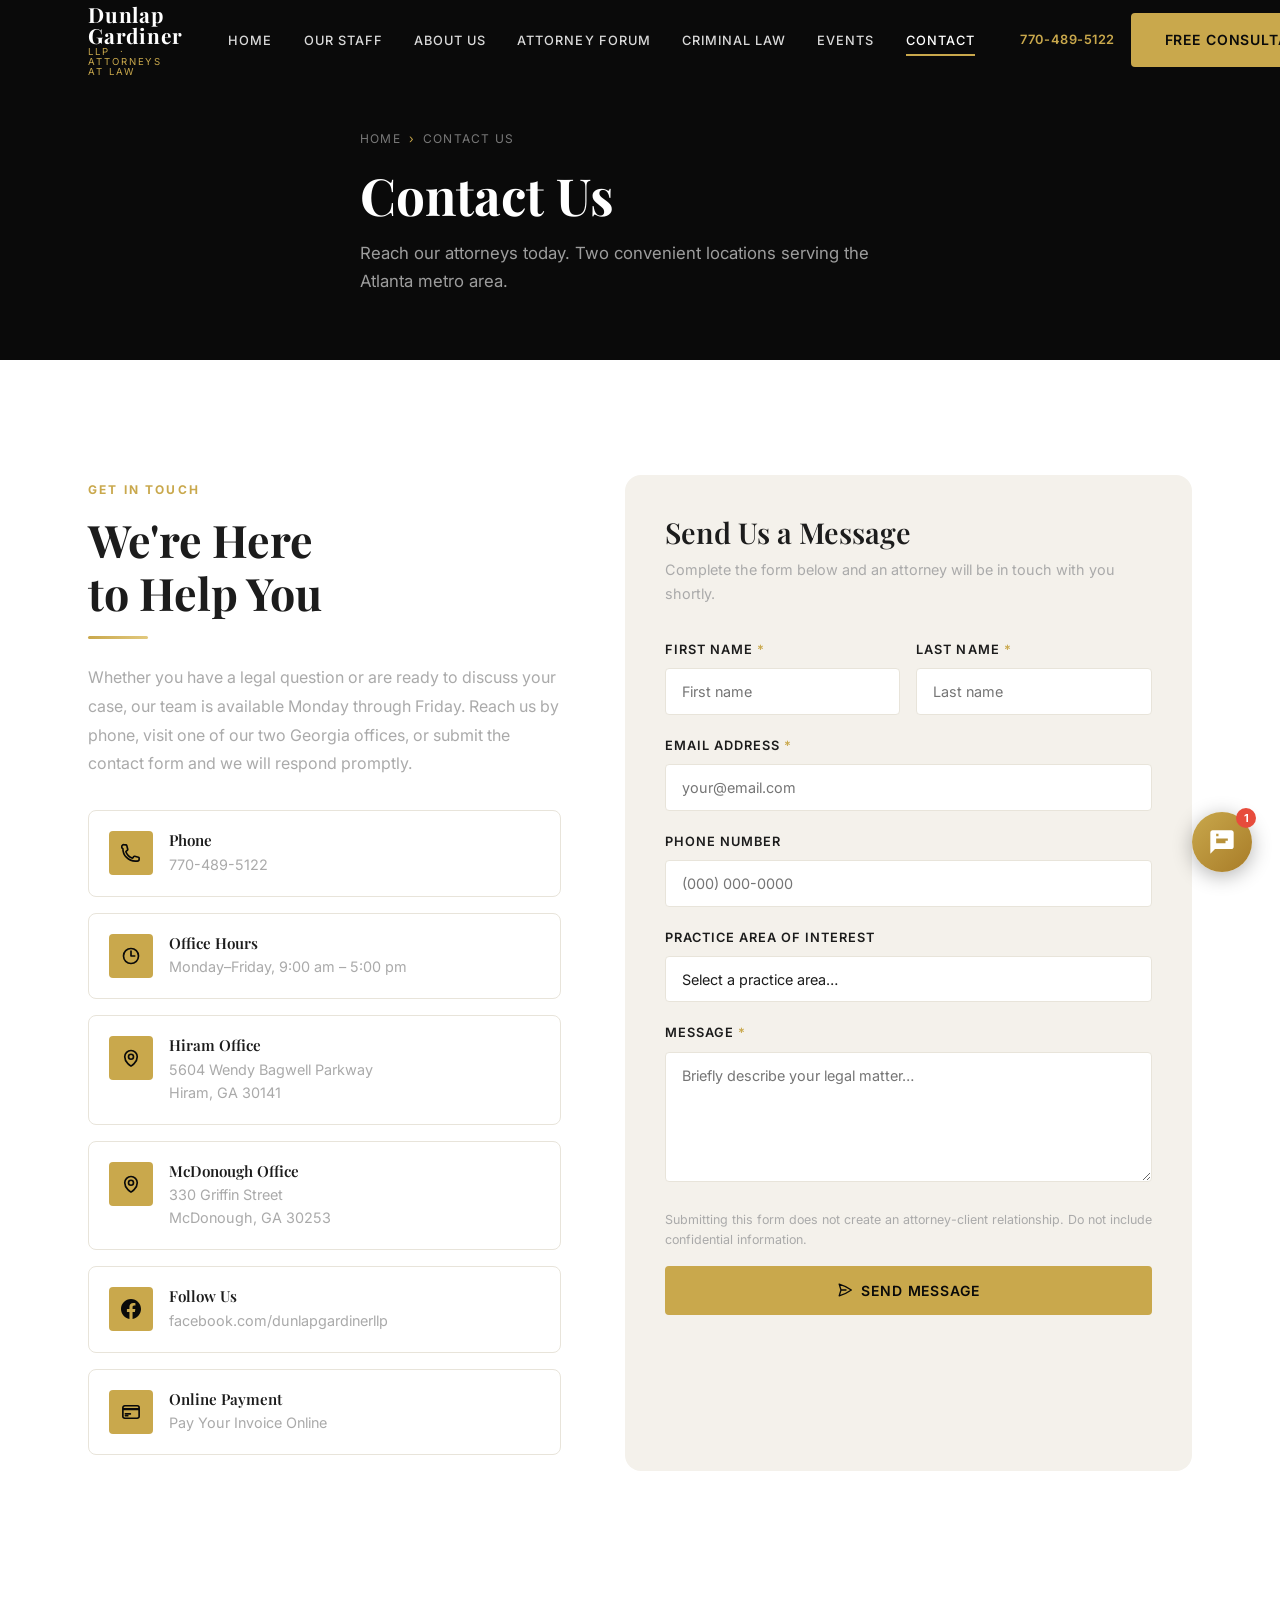
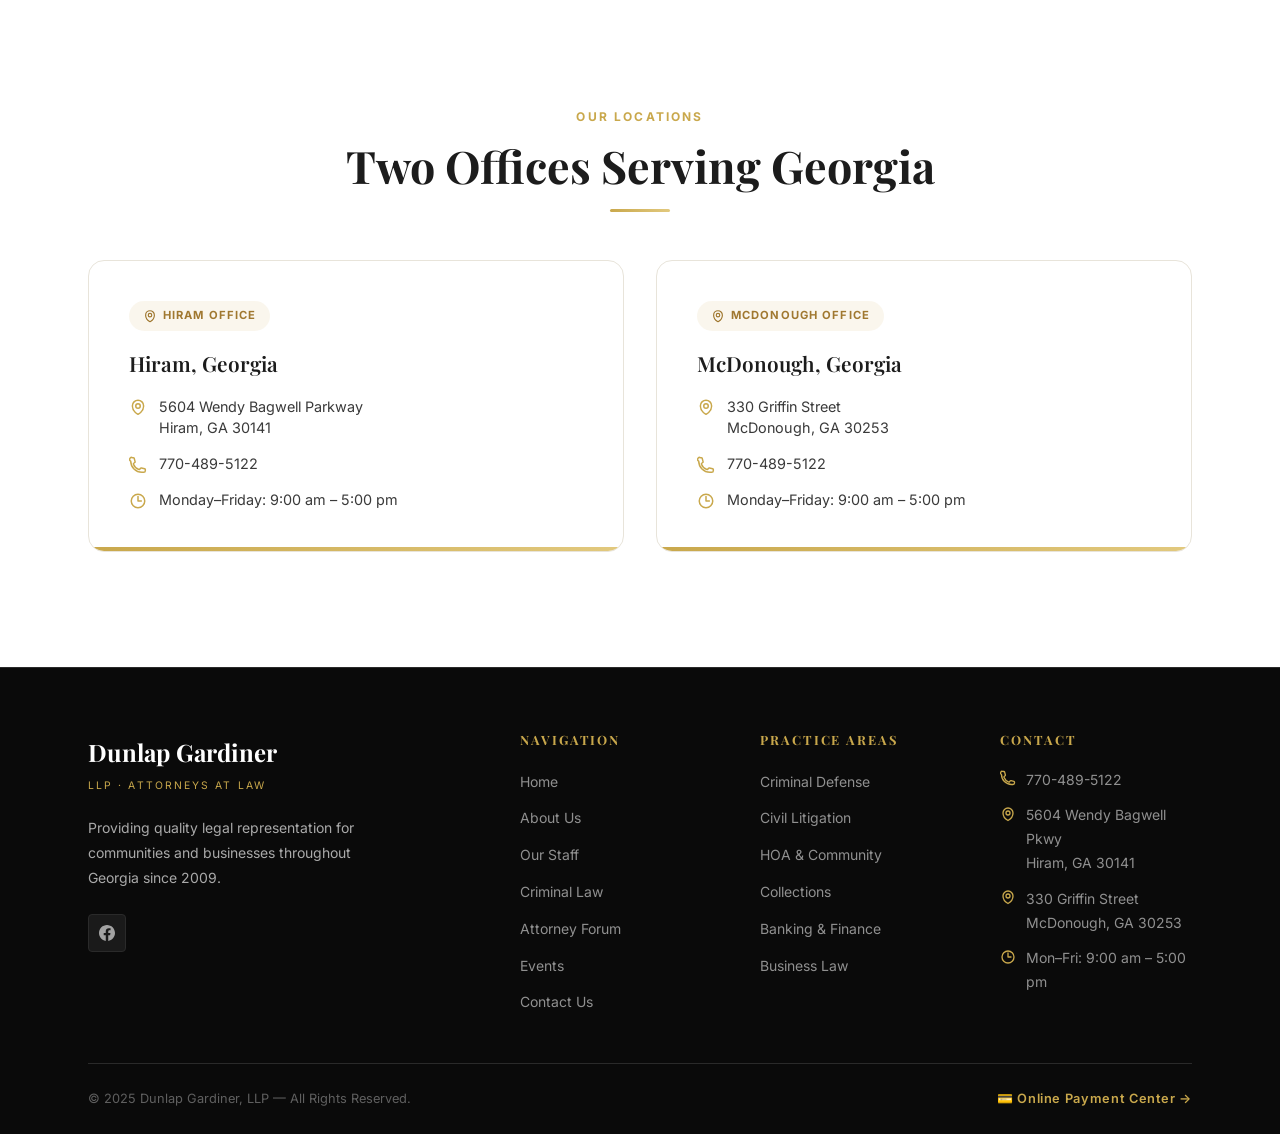
<file: contact-us.html>
<!DOCTYPE html>
<html lang="en">
<head>
  <meta charset="UTF-8" />
  <meta name="viewport" content="width=device-width, initial-scale=1.0" />
  <meta name="description" content="Contact Dunlap Gardiner, LLP — Georgia law firm with offices in Hiram and McDonough. Call 770-489-5122 or send us a message to schedule a free consultation." />
  <meta name="keywords" content="contact Dunlap Gardiner, law firm Georgia, Hiram attorney, McDonough attorney, free consultation" />
  <meta property="og:title" content="Contact Us | Dunlap Gardiner, LLP — Georgia Law Firm" />
  <meta property="og:description" content="Reach our attorneys at Dunlap Gardiner, LLP. Two office locations serving the Atlanta metro area. Call 770-489-5122 or submit a message online." />
  <meta property="og:type" content="website" />
  <title>Contact Us | Dunlap Gardiner, LLP — Georgia Law Firm</title>
  <link rel="icon" href="data:image/svg+xml,<svg xmlns='http://www.w3.org/2000/svg' viewBox='0 0 100 100'><text y='.9em' font-size='90'>⚖</text></svg>" />
  <link rel="preconnect" href="https://fonts.googleapis.com" />
  <link rel="preconnect" href="https://fonts.gstatic.com" crossorigin />
  <link href="https://fonts.googleapis.com/css2?family=Playfair+Display:wght@600;700;800&family=Inter:wght@400;500;600;700&display=swap" rel="stylesheet" />
  <link rel="stylesheet" href="css/style.css" />
</head>
<body>

  <!-- ══════════════════════════════════════════════
       NAVBAR  (scrolled — inner page)
  ══════════════════════════════════════════════ -->
  <nav class="navbar scrolled" id="navbar">
    <div class="container">
      <div class="nav-inner">
        <a href="index.html" class="nav-logo">
          <span class="firm-name">Dunlap Gardiner</span>
          <span class="firm-type">LLP &nbsp;·&nbsp; Attorneys at Law</span>
        </a>

        <ul class="nav-links">
          <li><a href="index.html">Home</a></li>
          <li><a href="our-staff.html">Our Staff</a></li>
          <li><a href="about-us.html">About Us</a></li>
          <li><a href="attorney-forum.html">Attorney Forum</a></li>
          <li><a href="criminal-law.html">Criminal Law</a></li>
          <li><a href="events.html">Events</a></li>
          <li><a href="contact-us.html" class="active">Contact</a></li>
        </ul>

        <div class="nav-cta">
          <a href="tel:7704895122" class="nav-phone">770-489-5122</a>
          <a href="contact-us.html" class="btn btn-gold">Free Consultation</a>
        </div>

        <button class="hamburger" id="hamburger" aria-label="Open menu">
          <span></span><span></span><span></span>
        </button>
      </div>
    </div>
  </nav>

  <!-- Mobile Menu -->
  <div class="mobile-menu" id="mobile-menu">
    <a href="index.html">Home</a>
    <a href="our-staff.html">Our Staff</a>
    <a href="about-us.html">About Us</a>
    <a href="attorney-forum.html">Attorney Forum</a>
    <a href="criminal-law.html">Criminal Law</a>
    <a href="events.html">Events</a>
    <a href="contact-us.html">Contact Us</a>
    <a href="contact-us.html" class="mobile-cta">Free Consultation →</a>
  </div>

  <!-- ══════════════════════════════════════════════
       PAGE HERO
  ══════════════════════════════════════════════ -->
  <section class="page-hero">
    <div class="page-hero-bg" style="background-image: url('https://images.unsplash.com/photo-1497366216548-37526070297c?w=1600&q=80'); background-size: cover; background-position: center;"></div>
    <div class="page-hero-overlay"></div>
    <div class="container">
      <div class="page-hero-content">
        <nav class="breadcrumb" aria-label="Breadcrumb">
          <a href="index.html">Home</a>
          <span class="breadcrumb-sep">›</span>
          <span>Contact Us</span>
        </nav>
        <h1>Contact Us</h1>
        <p class="page-hero-sub">Reach our attorneys today. Two convenient locations serving the Atlanta metro area.</p>
      </div>
    </div>
  </section>

  <!-- ══════════════════════════════════════════════
       CONTACT SECTION
  ══════════════════════════════════════════════ -->
  <section class="contact-section">
    <div class="container">
      <div class="contact-grid">

        <!-- ── LEFT: Contact Info ── -->
        <div class="contact-info">
          <span class="section-label reveal">Get in Touch</span>
          <h2 class="section-title reveal reveal-delay-1">We're Here<br/>to Help You</h2>
          <div class="gold-line reveal reveal-delay-1"></div>
          <p class="reveal reveal-delay-2">
            Whether you have a legal question or are ready to discuss your case, our team
            is available Monday through Friday. Reach us by phone, visit one of our two
            Georgia offices, or submit the contact form and we will respond promptly.
          </p>

          <!-- Phone -->
          <div class="contact-method reveal reveal-delay-2">
            <div class="contact-method-icon">
              <svg xmlns="http://www.w3.org/2000/svg" fill="none" viewBox="0 0 24 24" stroke-width="2" stroke="currentColor">
                <path stroke-linecap="round" stroke-linejoin="round" d="M2.25 6.75c0 8.284 6.716 15 15 15h2.25a2.25 2.25 0 0 0 2.25-2.25v-1.372c0-.516-.351-.966-.852-1.091l-4.423-1.106c-.44-.11-.902.055-1.173.417l-.97 1.293c-.282.376-.769.542-1.21.38a12.035 12.035 0 0 1-7.143-7.143c-.162-.441.004-.928.38-1.21l1.293-.97c.363-.271.527-.734.417-1.173L6.963 3.102a1.125 1.125 0 0 0-1.091-.852H4.5A2.25 2.25 0 0 0 2.25 6.75Z" />
              </svg>
            </div>
            <div class="contact-method-body">
              <h4>Phone</h4>
              <a href="tel:7704895122">770-489-5122</a>
            </div>
          </div>

          <!-- Hours -->
          <div class="contact-method reveal reveal-delay-2">
            <div class="contact-method-icon">
              <svg xmlns="http://www.w3.org/2000/svg" fill="none" viewBox="0 0 24 24" stroke-width="2" stroke="currentColor">
                <path stroke-linecap="round" stroke-linejoin="round" d="M12 6v6h4.5m4.5 0a9 9 0 1 1-18 0 9 9 0 0 1 18 0Z" />
              </svg>
            </div>
            <div class="contact-method-body">
              <h4>Office Hours</h4>
              <span>Monday–Friday, 9:00 am – 5:00 pm</span>
            </div>
          </div>

          <!-- Hiram Office -->
          <div class="contact-method reveal reveal-delay-3">
            <div class="contact-method-icon">
              <svg xmlns="http://www.w3.org/2000/svg" fill="none" viewBox="0 0 24 24" stroke-width="2" stroke="currentColor">
                <path stroke-linecap="round" stroke-linejoin="round" d="M15 10.5a3 3 0 1 1-6 0 3 3 0 0 1 6 0Z" />
                <path stroke-linecap="round" stroke-linejoin="round" d="M19.5 10.5c0 7.142-7.5 11.25-7.5 11.25S4.5 17.642 4.5 10.5a7.5 7.5 0 1 1 15 0Z" />
              </svg>
            </div>
            <div class="contact-method-body">
              <h4>Hiram Office</h4>
              <a href="https://maps.google.com/?q=5604+Wendy+Bagwell+Parkway+Hiram+GA+30141" target="_blank" rel="noopener">
                5604 Wendy Bagwell Parkway<br/>Hiram, GA 30141
              </a>
            </div>
          </div>

          <!-- McDonough Office -->
          <div class="contact-method reveal reveal-delay-3">
            <div class="contact-method-icon">
              <svg xmlns="http://www.w3.org/2000/svg" fill="none" viewBox="0 0 24 24" stroke-width="2" stroke="currentColor">
                <path stroke-linecap="round" stroke-linejoin="round" d="M15 10.5a3 3 0 1 1-6 0 3 3 0 0 1 6 0Z" />
                <path stroke-linecap="round" stroke-linejoin="round" d="M19.5 10.5c0 7.142-7.5 11.25-7.5 11.25S4.5 17.642 4.5 10.5a7.5 7.5 0 1 1 15 0Z" />
              </svg>
            </div>
            <div class="contact-method-body">
              <h4>McDonough Office</h4>
              <a href="https://maps.google.com/?q=330+Griffin+Street+McDonough+GA+30253" target="_blank" rel="noopener">
                330 Griffin Street<br/>McDonough, GA 30253
              </a>
            </div>
          </div>

          <!-- Facebook -->
          <div class="contact-method reveal reveal-delay-4">
            <div class="contact-method-icon">
              <svg xmlns="http://www.w3.org/2000/svg" viewBox="0 0 24 24" fill="currentColor">
                <path d="M24 12.073c0-6.627-5.373-12-12-12s-12 5.373-12 12c0 5.99 4.388 10.954 10.125 11.854v-8.385H7.078v-3.47h3.047V9.43c0-3.007 1.792-4.669 4.533-4.669 1.312 0 2.686.235 2.686.235v2.953H15.83c-1.491 0-1.956.925-1.956 1.874v2.25h3.328l-.532 3.47h-2.796v8.385C19.612 23.027 24 18.062 24 12.073z"/>
              </svg>
            </div>
            <div class="contact-method-body">
              <h4>Follow Us</h4>
              <a href="https://www.facebook.com/dunlapgardinerllp" target="_blank" rel="noopener">facebook.com/dunlapgardinerllp</a>
            </div>
          </div>

          <!-- Online Payment -->
          <div class="contact-method reveal reveal-delay-4">
            <div class="contact-method-icon">
              <svg xmlns="http://www.w3.org/2000/svg" fill="none" viewBox="0 0 24 24" stroke-width="2" stroke="currentColor">
                <path stroke-linecap="round" stroke-linejoin="round" d="M2.25 8.25h19.5M2.25 9h19.5m-16.5 5.25h6m-6 2.25h3m-3.75 3h15a2.25 2.25 0 0 0 2.25-2.25V6.75A2.25 2.25 0 0 0 19.5 4.5h-15a2.25 2.25 0 0 0-2.25 2.25v10.5A2.25 2.25 0 0 0 4.5 19.5Z" />
              </svg>
            </div>
            <div class="contact-method-body">
              <h4>Online Payment</h4>
              <a href="https://quickclick.com/cart/cart.php?action=show_information&internal_key=637d9338dd69ad5d1107f1c3999a2876&internal_timestamp=1774908357&tid=cae1f6b2b108de3710eef4111a261aae" target="_blank" rel="noopener">Pay Your Invoice Online</a>
            </div>
          </div>
        </div>

        <!-- ── RIGHT: Contact Form ── -->
        <div class="contact-form-wrap reveal reveal-delay-2">
          <h3>Send Us a Message</h3>
          <p class="form-sub">Complete the form below and an attorney will be in touch with you shortly.</p>

          <form id="contact-form" novalidate>

            <!-- Name Row -->
            <div class="form-row">
              <div class="form-group">
                <label for="first-name">First Name <span style="color:var(--gold)">*</span></label>
                <input type="text" id="first-name" name="first_name" placeholder="First name" required />
              </div>
              <div class="form-group">
                <label for="last-name">Last Name <span style="color:var(--gold)">*</span></label>
                <input type="text" id="last-name" name="last_name" placeholder="Last name" required />
              </div>
            </div>

            <!-- Email -->
            <div class="form-group">
              <label for="email">Email Address <span style="color:var(--gold)">*</span></label>
              <input type="email" id="email" name="email" placeholder="your@email.com" required />
            </div>

            <!-- Phone -->
            <div class="form-group">
              <label for="phone">Phone Number</label>
              <input type="tel" id="phone" name="phone" placeholder="(000) 000-0000" />
            </div>

            <!-- Practice Area -->
            <div class="form-group">
              <label for="practice-area">Practice Area of Interest</label>
              <select id="practice-area" name="practice_area">
                <option value="" disabled selected>Select a practice area…</option>
                <option value="civil-litigation">Civil Litigation</option>
                <option value="criminal-defense">Criminal Defense</option>
                <option value="hoa-community">HOA / Community</option>
                <option value="collections">Collections</option>
                <option value="banking-finance">Banking &amp; Finance</option>
                <option value="business-law">Business Law</option>
                <option value="other">Other</option>
              </select>
            </div>

            <!-- Message -->
            <div class="form-group">
              <label for="message">Message <span style="color:var(--gold)">*</span></label>
              <textarea id="message" name="message" placeholder="Briefly describe your legal matter…" required></textarea>
            </div>

            <!-- Disclaimer -->
            <p class="form-disclaimer">
              Submitting this form does not create an attorney-client relationship. Do not include confidential information.
            </p>

            <!-- Submit -->
            <button type="submit" class="btn btn-gold" style="width:100%; justify-content:center; margin-top:1rem;">
              <svg xmlns="http://www.w3.org/2000/svg" fill="none" viewBox="0 0 24 24" stroke-width="2" stroke="currentColor" width="16" height="16">
                <path stroke-linecap="round" stroke-linejoin="round" d="M6 12 3.269 3.125A59.769 59.769 0 0 1 21.485 12 59.768 59.768 0 0 1 3.27 20.875L5.999 12Zm0 0h7.5" />
              </svg>
              Send Message
            </button>

          </form>
        </div>

      </div>
    </div>
  </section>

  <!-- ══════════════════════════════════════════════
       OFFICES MAP CALLOUT
  ══════════════════════════════════════════════ -->
  <section class="offices">
    <div class="container">
      <div class="text-center reveal">
        <span class="section-label">Our Locations</span>
        <h2 class="section-title">Two Offices Serving Georgia</h2>
        <div class="gold-line center"></div>
      </div>

      <div class="offices-grid">
        <!-- Hiram -->
        <div class="office-card reveal reveal-delay-1">
          <div class="office-badge">
            <svg xmlns="http://www.w3.org/2000/svg" fill="none" viewBox="0 0 24 24" stroke-width="2" stroke="currentColor">
              <path stroke-linecap="round" stroke-linejoin="round" d="M15 10.5a3 3 0 1 1-6 0 3 3 0 0 1 6 0Z" />
              <path stroke-linecap="round" stroke-linejoin="round" d="M19.5 10.5c0 7.142-7.5 11.25-7.5 11.25S4.5 17.642 4.5 10.5a7.5 7.5 0 1 1 15 0Z" />
            </svg>
            Hiram Office
          </div>
          <h3>Hiram, Georgia</h3>
          <div class="office-details">
            <div class="office-detail">
              <svg xmlns="http://www.w3.org/2000/svg" fill="none" viewBox="0 0 24 24" stroke-width="2" stroke="currentColor">
                <path stroke-linecap="round" stroke-linejoin="round" d="M15 10.5a3 3 0 1 1-6 0 3 3 0 0 1 6 0Z" />
                <path stroke-linecap="round" stroke-linejoin="round" d="M19.5 10.5c0 7.142-7.5 11.25-7.5 11.25S4.5 17.642 4.5 10.5a7.5 7.5 0 1 1 15 0Z" />
              </svg>
              <span>5604 Wendy Bagwell Parkway<br/>Hiram, GA 30141</span>
            </div>
            <div class="office-detail">
              <svg xmlns="http://www.w3.org/2000/svg" fill="none" viewBox="0 0 24 24" stroke-width="2" stroke="currentColor">
                <path stroke-linecap="round" stroke-linejoin="round" d="M2.25 6.75c0 8.284 6.716 15 15 15h2.25a2.25 2.25 0 0 0 2.25-2.25v-1.372c0-.516-.351-.966-.852-1.091l-4.423-1.106c-.44-.11-.902.055-1.173.417l-.97 1.293c-.282.376-.769.542-1.21.38a12.035 12.035 0 0 1-7.143-7.143c-.162-.441.004-.928.38-1.21l1.293-.97c.363-.271.527-.734.417-1.173L6.963 3.102a1.125 1.125 0 0 0-1.091-.852H4.5A2.25 2.25 0 0 0 2.25 6.75Z" />
              </svg>
              <span><a href="tel:7704895122">770-489-5122</a></span>
            </div>
            <div class="office-detail">
              <svg xmlns="http://www.w3.org/2000/svg" fill="none" viewBox="0 0 24 24" stroke-width="2" stroke="currentColor">
                <path stroke-linecap="round" stroke-linejoin="round" d="M12 6v6h4.5m4.5 0a9 9 0 1 1-18 0 9 9 0 0 1 18 0Z" />
              </svg>
              <span>Monday–Friday: 9:00 am – 5:00 pm</span>
            </div>
          </div>
        </div>

        <!-- McDonough -->
        <div class="office-card reveal reveal-delay-2">
          <div class="office-badge">
            <svg xmlns="http://www.w3.org/2000/svg" fill="none" viewBox="0 0 24 24" stroke-width="2" stroke="currentColor">
              <path stroke-linecap="round" stroke-linejoin="round" d="M15 10.5a3 3 0 1 1-6 0 3 3 0 0 1 6 0Z" />
              <path stroke-linecap="round" stroke-linejoin="round" d="M19.5 10.5c0 7.142-7.5 11.25-7.5 11.25S4.5 17.642 4.5 10.5a7.5 7.5 0 1 1 15 0Z" />
            </svg>
            McDonough Office
          </div>
          <h3>McDonough, Georgia</h3>
          <div class="office-details">
            <div class="office-detail">
              <svg xmlns="http://www.w3.org/2000/svg" fill="none" viewBox="0 0 24 24" stroke-width="2" stroke="currentColor">
                <path stroke-linecap="round" stroke-linejoin="round" d="M15 10.5a3 3 0 1 1-6 0 3 3 0 0 1 6 0Z" />
                <path stroke-linecap="round" stroke-linejoin="round" d="M19.5 10.5c0 7.142-7.5 11.25-7.5 11.25S4.5 17.642 4.5 10.5a7.5 7.5 0 1 1 15 0Z" />
              </svg>
              <span>330 Griffin Street<br/>McDonough, GA 30253</span>
            </div>
            <div class="office-detail">
              <svg xmlns="http://www.w3.org/2000/svg" fill="none" viewBox="0 0 24 24" stroke-width="2" stroke="currentColor">
                <path stroke-linecap="round" stroke-linejoin="round" d="M2.25 6.75c0 8.284 6.716 15 15 15h2.25a2.25 2.25 0 0 0 2.25-2.25v-1.372c0-.516-.351-.966-.852-1.091l-4.423-1.106c-.44-.11-.902.055-1.173.417l-.97 1.293c-.282.376-.769.542-1.21.38a12.035 12.035 0 0 1-7.143-7.143c-.162-.441.004-.928.38-1.21l1.293-.97c.363-.271.527-.734.417-1.173L6.963 3.102a1.125 1.125 0 0 0-1.091-.852H4.5A2.25 2.25 0 0 0 2.25 6.75Z" />
              </svg>
              <span><a href="tel:7704895122">770-489-5122</a></span>
            </div>
            <div class="office-detail">
              <svg xmlns="http://www.w3.org/2000/svg" fill="none" viewBox="0 0 24 24" stroke-width="2" stroke="currentColor">
                <path stroke-linecap="round" stroke-linejoin="round" d="M12 6v6h4.5m4.5 0a9 9 0 1 1-18 0 9 9 0 0 1 18 0Z" />
              </svg>
              <span>Monday–Friday: 9:00 am – 5:00 pm</span>
            </div>
          </div>
        </div>
      </div>
    </div>
  </section>

  <!-- ══════════════════════════════════════════════
       FOOTER
  ══════════════════════════════════════════════ -->
  <footer class="footer">
    <div class="container">
      <div class="footer-grid">
        <!-- Brand -->
        <div class="footer-brand">
          <span class="firm-name">Dunlap Gardiner</span>
          <span class="firm-type">LLP · Attorneys at Law</span>
          <p>Providing quality legal representation for communities and businesses throughout Georgia since 2009.</p>
          <div class="footer-social">
            <a href="https://www.facebook.com/dunlapgardinerllp" target="_blank" rel="noopener" class="social-btn" aria-label="Facebook">
              <svg xmlns="http://www.w3.org/2000/svg" viewBox="0 0 24 24" fill="currentColor"><path d="M24 12.073c0-6.627-5.373-12-12-12s-12 5.373-12 12c0 5.99 4.388 10.954 10.125 11.854v-8.385H7.078v-3.47h3.047V9.43c0-3.007 1.792-4.669 4.533-4.669 1.312 0 2.686.235 2.686.235v2.953H15.83c-1.491 0-1.956.925-1.956 1.874v2.25h3.328l-.532 3.47h-2.796v8.385C19.612 23.027 24 18.062 24 12.073z"/></svg>
            </a>
          </div>
        </div>

        <!-- Navigation -->
        <div class="footer-col">
          <h4>Navigation</h4>
          <ul>
            <li><a href="index.html">Home</a></li>
            <li><a href="about-us.html">About Us</a></li>
            <li><a href="our-staff.html">Our Staff</a></li>
            <li><a href="criminal-law.html">Criminal Law</a></li>
            <li><a href="attorney-forum.html">Attorney Forum</a></li>
            <li><a href="events.html">Events</a></li>
            <li><a href="contact-us.html">Contact Us</a></li>
          </ul>
        </div>

        <!-- Practice Areas -->
        <div class="footer-col">
          <h4>Practice Areas</h4>
          <ul>
            <li><a href="criminal-law.html">Criminal Defense</a></li>
            <li><a href="about-us.html">Civil Litigation</a></li>
            <li><a href="about-us.html">HOA &amp; Community</a></li>
            <li><a href="about-us.html">Collections</a></li>
            <li><a href="about-us.html">Banking &amp; Finance</a></li>
            <li><a href="about-us.html">Business Law</a></li>
          </ul>
        </div>

        <!-- Contact -->
        <div class="footer-col">
          <h4>Contact</h4>
          <div class="footer-contact-item">
            <svg xmlns="http://www.w3.org/2000/svg" fill="none" viewBox="0 0 24 24" stroke-width="2" stroke="currentColor"><path stroke-linecap="round" stroke-linejoin="round" d="M2.25 6.75c0 8.284 6.716 15 15 15h2.25a2.25 2.25 0 0 0 2.25-2.25v-1.372c0-.516-.351-.966-.852-1.091l-4.423-1.106c-.44-.11-.902.055-1.173.417l-.97 1.293c-.282.376-.769.542-1.21.38a12.035 12.035 0 0 1-7.143-7.143c-.162-.441.004-.928.38-1.21l1.293-.97c.363-.271.527-.734.417-1.173L6.963 3.102a1.125 1.125 0 0 0-1.091-.852H4.5A2.25 2.25 0 0 0 2.25 6.75Z" /></svg>
            <a href="tel:7704895122">770-489-5122</a>
          </div>
          <div class="footer-contact-item">
            <svg xmlns="http://www.w3.org/2000/svg" fill="none" viewBox="0 0 24 24" stroke-width="2" stroke="currentColor"><path stroke-linecap="round" stroke-linejoin="round" d="M15 10.5a3 3 0 1 1-6 0 3 3 0 0 1 6 0Z" /><path stroke-linecap="round" stroke-linejoin="round" d="M19.5 10.5c0 7.142-7.5 11.25-7.5 11.25S4.5 17.642 4.5 10.5a7.5 7.5 0 1 1 15 0Z" /></svg>
            <span>5604 Wendy Bagwell Pkwy<br/>Hiram, GA 30141</span>
          </div>
          <div class="footer-contact-item">
            <svg xmlns="http://www.w3.org/2000/svg" fill="none" viewBox="0 0 24 24" stroke-width="2" stroke="currentColor"><path stroke-linecap="round" stroke-linejoin="round" d="M15 10.5a3 3 0 1 1-6 0 3 3 0 0 1 6 0Z" /><path stroke-linecap="round" stroke-linejoin="round" d="M19.5 10.5c0 7.142-7.5 11.25-7.5 11.25S4.5 17.642 4.5 10.5a7.5 7.5 0 1 1 15 0Z" /></svg>
            <span>330 Griffin Street<br/>McDonough, GA 30253</span>
          </div>
          <div class="footer-contact-item">
            <svg xmlns="http://www.w3.org/2000/svg" fill="none" viewBox="0 0 24 24" stroke-width="2" stroke="currentColor"><path stroke-linecap="round" stroke-linejoin="round" d="M12 6v6h4.5m4.5 0a9 9 0 1 1-18 0 9 9 0 0 1 18 0Z" /></svg>
            <span>Mon–Fri: 9:00 am – 5:00 pm</span>
          </div>
        </div>
      </div>

      <div class="footer-bottom">
        <span class="copyright">© 2025 Dunlap Gardiner, LLP — All Rights Reserved.</span>
        <a href="https://quickclick.com/cart/cart.php?action=show_information&internal_key=637d9338dd69ad5d1107f1c3999a2876&internal_timestamp=1774908357&tid=cae1f6b2b108de3710eef4111a261aae" target="_blank" rel="noopener" class="payment-link">
          💳 Online Payment Center →
        </a>
      </div>
    </div>
  </footer>

  <script src="js/main.js"></script>
  <script src="js/chatbot.js"></script>
</body>
</html>
</file>
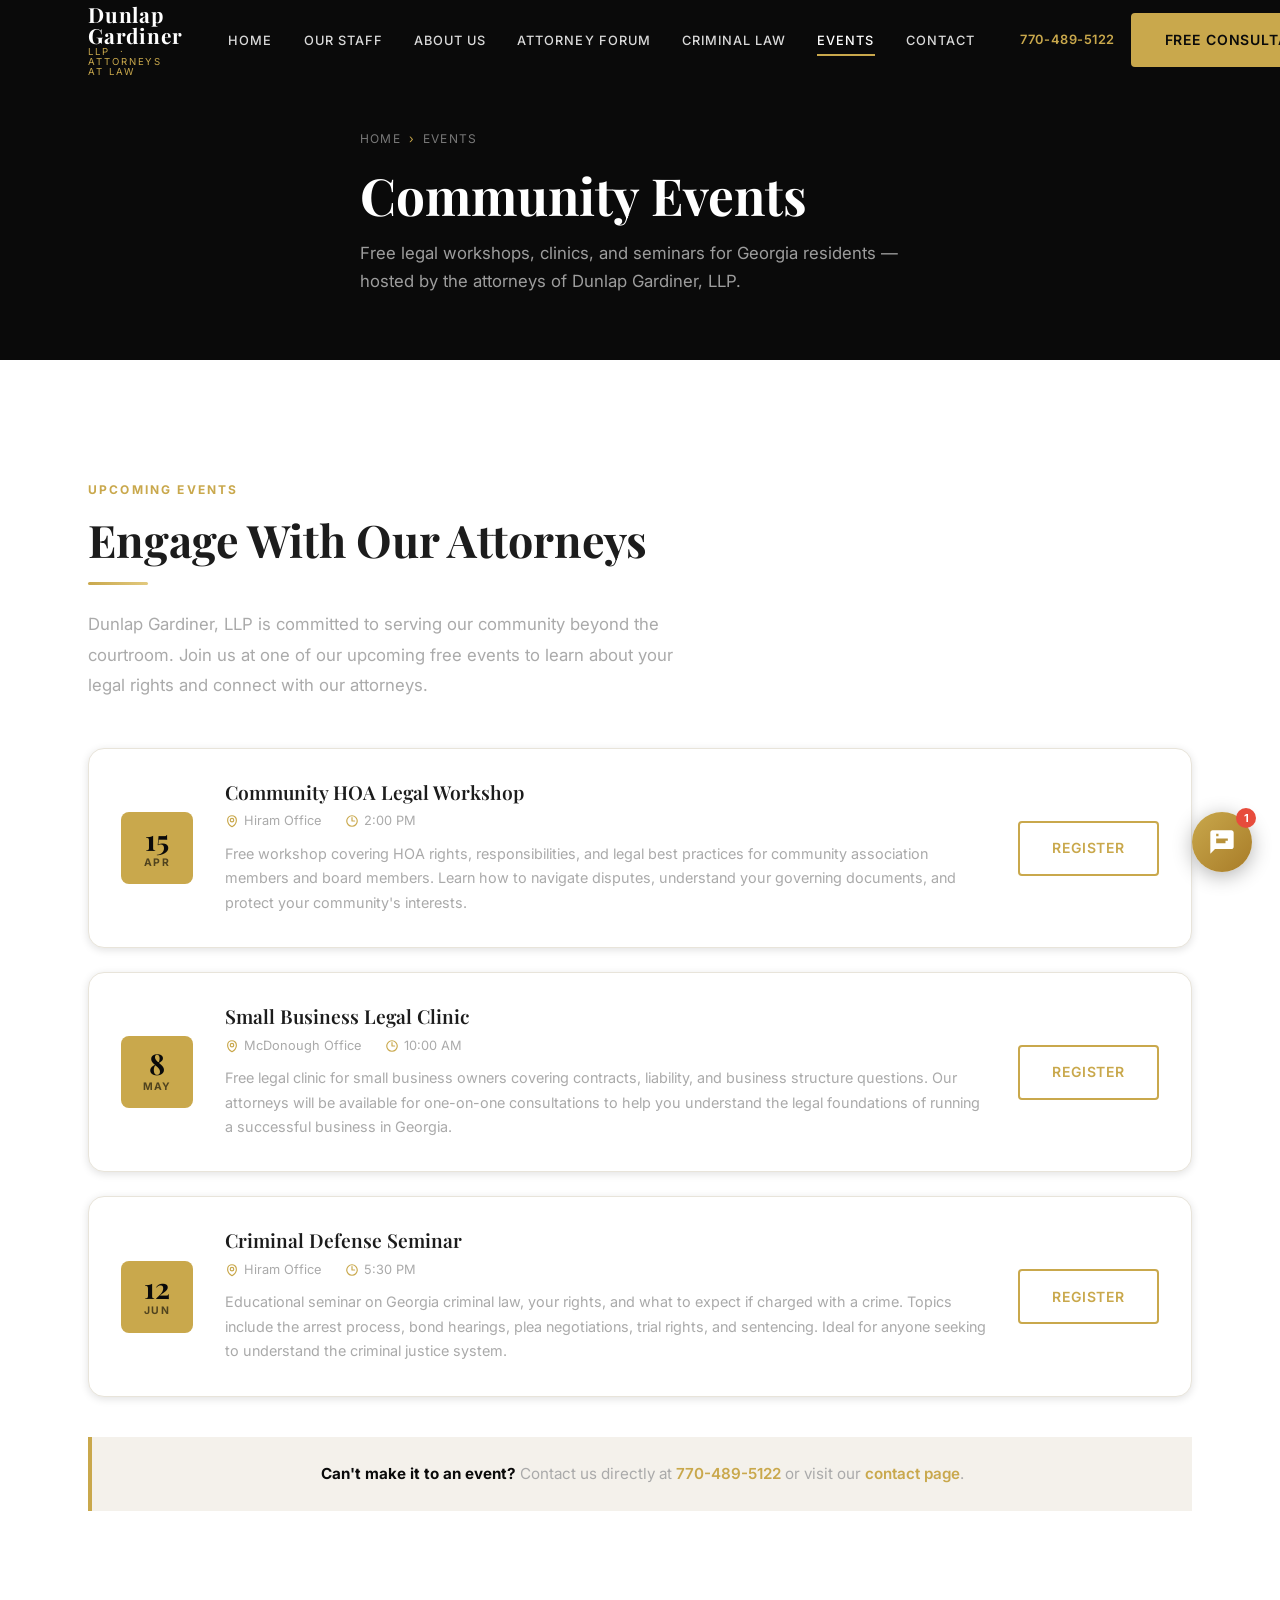
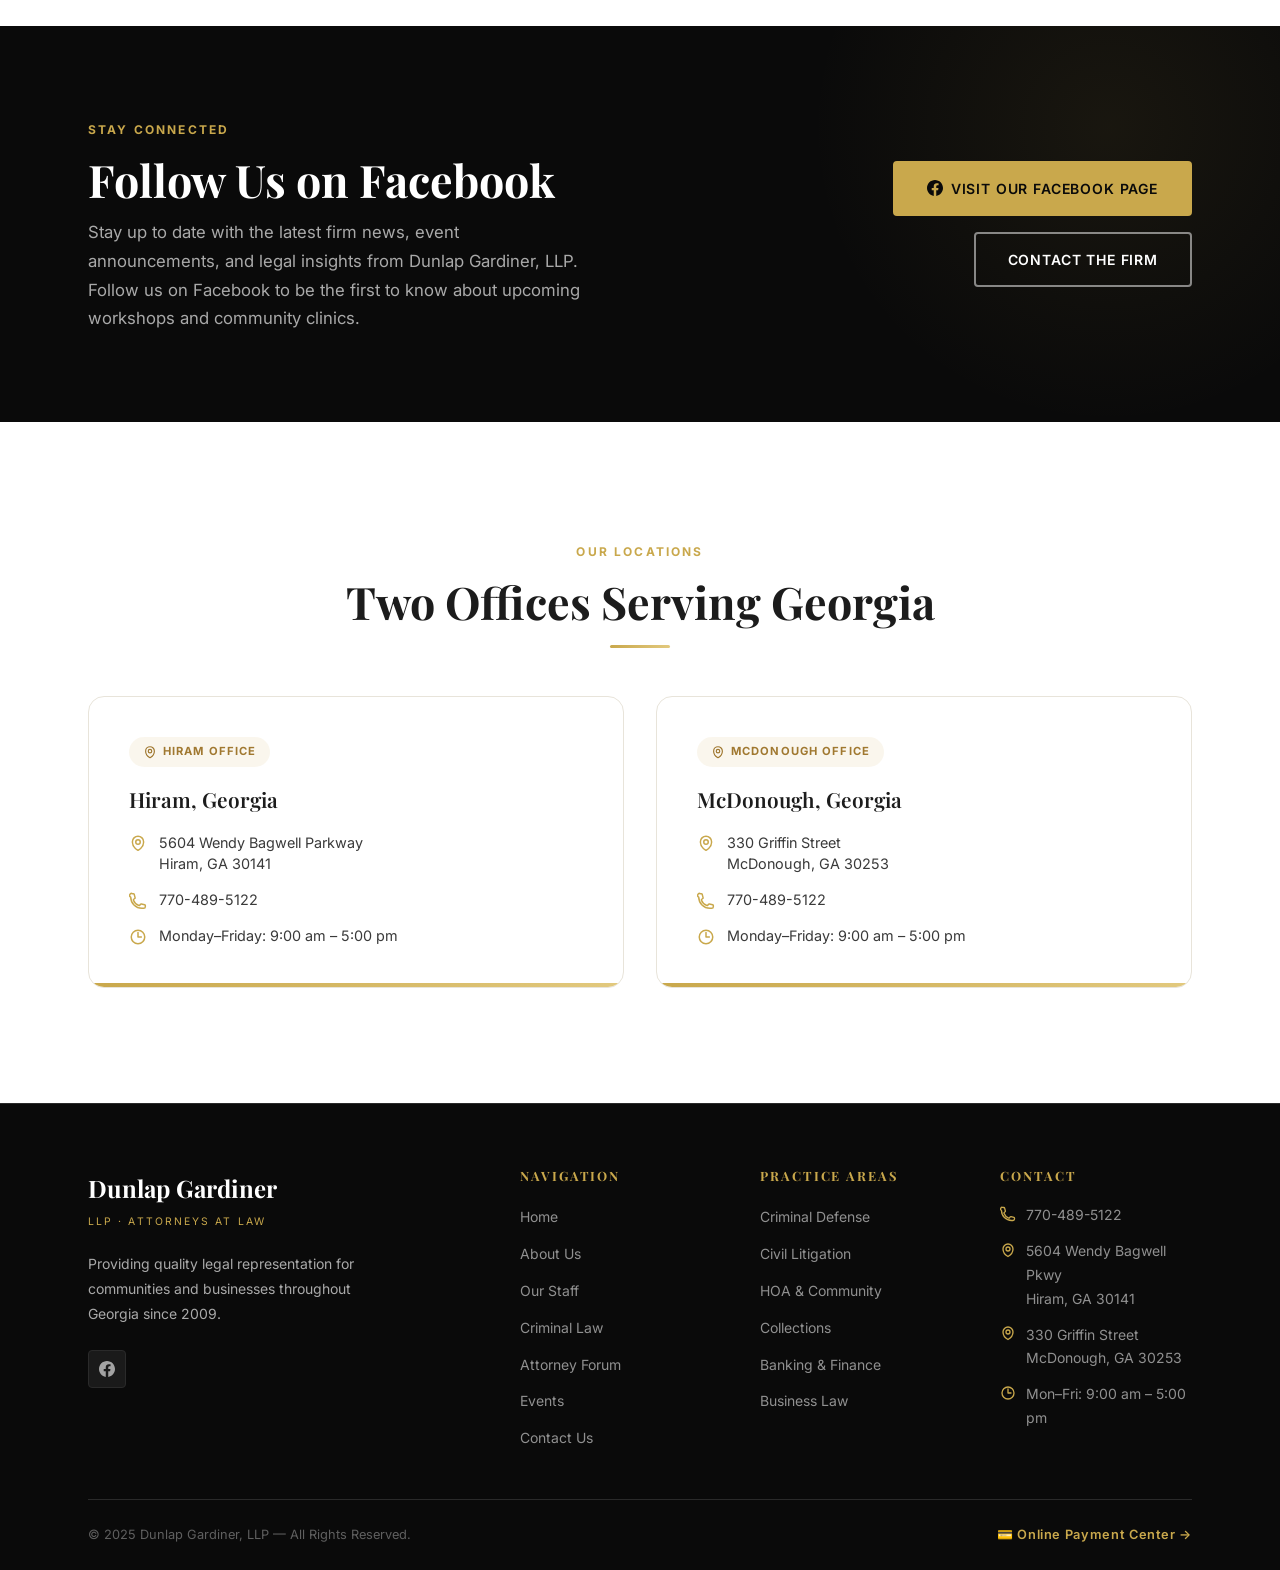
<file: events.html>
<!DOCTYPE html>
<html lang="en">
<head>
  <meta charset="UTF-8" />
  <meta name="viewport" content="width=device-width, initial-scale=1.0" />
  <meta name="description" content="Upcoming events hosted by Dunlap Gardiner, LLP — free legal workshops, clinics, and seminars for Georgia residents in Hiram and McDonough." />
  <meta name="keywords" content="legal workshop, legal clinic, HOA workshop, criminal defense seminar, Georgia law firm events, Dunlap Gardiner" />
  <meta property="og:title" content="Events | Dunlap Gardiner, LLP" />
  <meta property="og:description" content="Join Dunlap Gardiner, LLP for free community legal workshops, clinics, and seminars throughout the year." />
  <meta property="og:type" content="website" />
  <title>Events | Dunlap Gardiner, LLP</title>
  <link rel="icon" href="data:image/svg+xml,<svg xmlns='http://www.w3.org/2000/svg' viewBox='0 0 100 100'><text y='.9em' font-size='90'>⚖</text></svg>" />
  <link rel="preconnect" href="https://fonts.googleapis.com" />
  <link rel="preconnect" href="https://fonts.gstatic.com" crossorigin />
  <link href="https://fonts.googleapis.com/css2?family=Playfair+Display:wght@600;700;800&family=Inter:wght@400;500;600;700&display=swap" rel="stylesheet" />
  <link rel="stylesheet" href="css/style.css" />
</head>
<body>

  <!-- ══════════════════════════════════════════════
       NAVBAR
  ══════════════════════════════════════════════ -->
  <nav class="navbar scrolled" id="navbar">
    <div class="container">
      <div class="nav-inner">
        <a href="index.html" class="nav-logo">
          <span class="firm-name">Dunlap Gardiner</span>
          <span class="firm-type">LLP &nbsp;·&nbsp; Attorneys at Law</span>
        </a>
        <ul class="nav-links">
          <li><a href="index.html">Home</a></li>
          <li><a href="our-staff.html">Our Staff</a></li>
          <li><a href="about-us.html">About Us</a></li>
          <li><a href="attorney-forum.html">Attorney Forum</a></li>
          <li><a href="criminal-law.html">Criminal Law</a></li>
          <li><a href="events.html" class="active">Events</a></li>
          <li><a href="contact-us.html">Contact</a></li>
        </ul>
        <div class="nav-cta">
          <a href="tel:7704895122" class="nav-phone">770-489-5122</a>
          <a href="contact-us.html" class="btn btn-gold">Free Consultation</a>
        </div>
        <button class="hamburger" id="hamburger" aria-label="Open menu">
          <span></span><span></span><span></span>
        </button>
      </div>
    </div>
  </nav>

  <!-- Mobile Menu -->
  <div class="mobile-menu" id="mobile-menu">
    <a href="index.html">Home</a>
    <a href="our-staff.html">Our Staff</a>
    <a href="about-us.html">About Us</a>
    <a href="attorney-forum.html">Attorney Forum</a>
    <a href="criminal-law.html">Criminal Law</a>
    <a href="events.html">Events</a>
    <a href="contact-us.html">Contact Us</a>
    <a href="contact-us.html" class="mobile-cta">Free Consultation →</a>
  </div>

  <!-- ══════════════════════════════════════════════
       PAGE HERO
  ══════════════════════════════════════════════ -->
  <section class="page-hero">
    <div class="page-hero-bg" style="background-image: url('https://images.unsplash.com/photo-1540575467063-178a50c2df87?w=1600&q=80');"></div>
    <div class="page-hero-overlay"></div>
    <div class="container">
      <div class="page-hero-content">
        <div class="breadcrumb">
          <a href="index.html">Home</a>
          <span class="breadcrumb-sep">›</span>
          <span>Events</span>
        </div>
        <h1>Community Events</h1>
        <p class="page-hero-sub">Free legal workshops, clinics, and seminars for Georgia residents — hosted by the attorneys of Dunlap Gardiner, LLP.</p>
      </div>
    </div>
  </section>

  <!-- ══════════════════════════════════════════════
       EVENTS SECTION
  ══════════════════════════════════════════════ -->
  <section class="events-section">
    <div class="container">

      <div class="section-header reveal">
        <span class="section-label">Upcoming Events</span>
        <h2 class="section-title reveal reveal-delay-1">Engage With Our Attorneys</h2>
        <div class="gold-line reveal reveal-delay-1"></div>
        <p class="section-sub reveal reveal-delay-2">
          Dunlap Gardiner, LLP is committed to serving our community beyond the courtroom. Join us
          at one of our upcoming free events to learn about your legal rights and connect with our attorneys.
        </p>
      </div>

      <div class="events-list">

        <!-- Event 1: Community HOA Legal Workshop -->
        <div class="event-card reveal reveal-delay-1">
          <div class="event-date">
            <span class="day">15</span>
            <span class="month">APR</span>
          </div>
          <div class="event-info">
            <h3>Community HOA Legal Workshop</h3>
            <div class="event-meta">
              <span class="event-meta-item">
                <svg xmlns="http://www.w3.org/2000/svg" fill="none" viewBox="0 0 24 24" stroke-width="2" stroke="currentColor"><path stroke-linecap="round" stroke-linejoin="round" d="M15 10.5a3 3 0 1 1-6 0 3 3 0 0 1 6 0Z" /><path stroke-linecap="round" stroke-linejoin="round" d="M19.5 10.5c0 7.142-7.5 11.25-7.5 11.25S4.5 17.642 4.5 10.5a7.5 7.5 0 1 1 15 0Z" /></svg>
                Hiram Office
              </span>
              <span class="event-meta-item">
                <svg xmlns="http://www.w3.org/2000/svg" fill="none" viewBox="0 0 24 24" stroke-width="2" stroke="currentColor"><path stroke-linecap="round" stroke-linejoin="round" d="M12 6v6h4.5m4.5 0a9 9 0 1 1-18 0 9 9 0 0 1 18 0Z" /></svg>
                2:00 PM
              </span>
            </div>
            <p>Free workshop covering HOA rights, responsibilities, and legal best practices for community association members and board members. Learn how to navigate disputes, understand your governing documents, and protect your community's interests.</p>
          </div>
          <a href="contact-us.html" class="btn btn-outline-gold">Register</a>
        </div>

        <!-- Event 2: Small Business Legal Clinic -->
        <div class="event-card reveal reveal-delay-2">
          <div class="event-date">
            <span class="day">8</span>
            <span class="month">MAY</span>
          </div>
          <div class="event-info">
            <h3>Small Business Legal Clinic</h3>
            <div class="event-meta">
              <span class="event-meta-item">
                <svg xmlns="http://www.w3.org/2000/svg" fill="none" viewBox="0 0 24 24" stroke-width="2" stroke="currentColor"><path stroke-linecap="round" stroke-linejoin="round" d="M15 10.5a3 3 0 1 1-6 0 3 3 0 0 1 6 0Z" /><path stroke-linecap="round" stroke-linejoin="round" d="M19.5 10.5c0 7.142-7.5 11.25-7.5 11.25S4.5 17.642 4.5 10.5a7.5 7.5 0 1 1 15 0Z" /></svg>
                McDonough Office
              </span>
              <span class="event-meta-item">
                <svg xmlns="http://www.w3.org/2000/svg" fill="none" viewBox="0 0 24 24" stroke-width="2" stroke="currentColor"><path stroke-linecap="round" stroke-linejoin="round" d="M12 6v6h4.5m4.5 0a9 9 0 1 1-18 0 9 9 0 0 1 18 0Z" /></svg>
                10:00 AM
              </span>
            </div>
            <p>Free legal clinic for small business owners covering contracts, liability, and business structure questions. Our attorneys will be available for one-on-one consultations to help you understand the legal foundations of running a successful business in Georgia.</p>
          </div>
          <a href="contact-us.html" class="btn btn-outline-gold">Register</a>
        </div>

        <!-- Event 3: Criminal Defense Seminar -->
        <div class="event-card reveal reveal-delay-3">
          <div class="event-date">
            <span class="day">12</span>
            <span class="month">JUN</span>
          </div>
          <div class="event-info">
            <h3>Criminal Defense Seminar</h3>
            <div class="event-meta">
              <span class="event-meta-item">
                <svg xmlns="http://www.w3.org/2000/svg" fill="none" viewBox="0 0 24 24" stroke-width="2" stroke="currentColor"><path stroke-linecap="round" stroke-linejoin="round" d="M15 10.5a3 3 0 1 1-6 0 3 3 0 0 1 6 0Z" /><path stroke-linecap="round" stroke-linejoin="round" d="M19.5 10.5c0 7.142-7.5 11.25-7.5 11.25S4.5 17.642 4.5 10.5a7.5 7.5 0 1 1 15 0Z" /></svg>
                Hiram Office
              </span>
              <span class="event-meta-item">
                <svg xmlns="http://www.w3.org/2000/svg" fill="none" viewBox="0 0 24 24" stroke-width="2" stroke="currentColor"><path stroke-linecap="round" stroke-linejoin="round" d="M12 6v6h4.5m4.5 0a9 9 0 1 1-18 0 9 9 0 0 1 18 0Z" /></svg>
                5:30 PM
              </span>
            </div>
            <p>Educational seminar on Georgia criminal law, your rights, and what to expect if charged with a crime. Topics include the arrest process, bond hearings, plea negotiations, trial rights, and sentencing. Ideal for anyone seeking to understand the criminal justice system.</p>
          </div>
          <a href="contact-us.html" class="btn btn-outline-gold">Register</a>
        </div>

      </div>

      <!-- Can't make it note -->
      <div class="reveal" style="margin-top: 2.5rem; text-align: center; padding: 1.5rem 2rem; background: var(--off-white); border-radius: var(--radius); border-left: 4px solid var(--gold);">
        <p style="margin: 0; color: var(--gray-mid); font-size: .95rem;">
          <strong style="color: var(--black);">Can't make it to an event?</strong> Contact us directly at
          <a href="tel:7704895122" style="color: var(--gold); font-weight: 600;">770-489-5122</a>
          or visit our <a href="contact-us.html" style="color: var(--gold); font-weight: 600;">contact page</a>.
        </p>
      </div>

    </div>
  </section>

  <!-- ══════════════════════════════════════════════
       STAY CONNECTED
  ══════════════════════════════════════════════ -->
  <section class="contact-banner" style="background: var(--black);">
    <div class="container">
      <div class="contact-banner-inner">
        <div class="reveal">
          <span class="section-label">Stay Connected</span>
          <h2 style="color: #fff;">Follow Us on Facebook</h2>
          <p style="color: rgba(255,255,255,.65);">
            Stay up to date with the latest firm news, event announcements, and legal insights
            from Dunlap Gardiner, LLP. Follow us on Facebook to be the first to know about
            upcoming workshops and community clinics.
          </p>
        </div>
        <div class="contact-banner-actions reveal reveal-delay-2">
          <a href="https://www.facebook.com/dunlapgardinerllp" target="_blank" rel="noopener" class="btn btn-gold">
            <svg xmlns="http://www.w3.org/2000/svg" viewBox="0 0 24 24" fill="currentColor" width="16" height="16"><path d="M24 12.073c0-6.627-5.373-12-12-12s-12 5.373-12 12c0 5.99 4.388 10.954 10.125 11.854v-8.385H7.078v-3.47h3.047V9.43c0-3.007 1.792-4.669 4.533-4.669 1.312 0 2.686.235 2.686.235v2.953H15.83c-1.491 0-1.956.925-1.956 1.874v2.25h3.328l-.532 3.47h-2.796v8.385C19.612 23.027 24 18.062 24 12.073z"/></svg>
            Visit Our Facebook Page
          </a>
          <a href="contact-us.html" class="btn btn-outline-white">Contact the Firm</a>
        </div>
      </div>
    </div>
  </section>

  <!-- ══════════════════════════════════════════════
       OFFICES
  ══════════════════════════════════════════════ -->
  <section class="offices">
    <div class="container">
      <div class="text-center reveal">
        <span class="section-label">Our Locations</span>
        <h2 class="section-title">Two Offices Serving Georgia</h2>
        <div class="gold-line center"></div>
      </div>

      <div class="offices-grid">
        <!-- Hiram -->
        <div class="office-card reveal reveal-delay-1">
          <div class="office-badge">
            <svg xmlns="http://www.w3.org/2000/svg" fill="none" viewBox="0 0 24 24" stroke-width="2" stroke="currentColor"><path stroke-linecap="round" stroke-linejoin="round" d="M15 10.5a3 3 0 1 1-6 0 3 3 0 0 1 6 0Z" /><path stroke-linecap="round" stroke-linejoin="round" d="M19.5 10.5c0 7.142-7.5 11.25-7.5 11.25S4.5 17.642 4.5 10.5a7.5 7.5 0 1 1 15 0Z" /></svg>
            Hiram Office
          </div>
          <h3>Hiram, Georgia</h3>
          <div class="office-details">
            <div class="office-detail">
              <svg xmlns="http://www.w3.org/2000/svg" fill="none" viewBox="0 0 24 24" stroke-width="2" stroke="currentColor"><path stroke-linecap="round" stroke-linejoin="round" d="M15 10.5a3 3 0 1 1-6 0 3 3 0 0 1 6 0Z" /><path stroke-linecap="round" stroke-linejoin="round" d="M19.5 10.5c0 7.142-7.5 11.25-7.5 11.25S4.5 17.642 4.5 10.5a7.5 7.5 0 1 1 15 0Z" /></svg>
              <span>5604 Wendy Bagwell Parkway<br/>Hiram, GA 30141</span>
            </div>
            <div class="office-detail">
              <svg xmlns="http://www.w3.org/2000/svg" fill="none" viewBox="0 0 24 24" stroke-width="2" stroke="currentColor"><path stroke-linecap="round" stroke-linejoin="round" d="M2.25 6.75c0 8.284 6.716 15 15 15h2.25a2.25 2.25 0 0 0 2.25-2.25v-1.372c0-.516-.351-.966-.852-1.091l-4.423-1.106c-.44-.11-.902.055-1.173.417l-.97 1.293c-.282.376-.769.542-1.21.38a12.035 12.035 0 0 1-7.143-7.143c-.162-.441.004-.928.38-1.21l1.293-.97c.363-.271.527-.734.417-1.173L6.963 3.102a1.125 1.125 0 0 0-1.091-.852H4.5A2.25 2.25 0 0 0 2.25 6.75Z" /></svg>
              <span><a href="tel:7704895122">770-489-5122</a></span>
            </div>
            <div class="office-detail">
              <svg xmlns="http://www.w3.org/2000/svg" fill="none" viewBox="0 0 24 24" stroke-width="2" stroke="currentColor"><path stroke-linecap="round" stroke-linejoin="round" d="M12 6v6h4.5m4.5 0a9 9 0 1 1-18 0 9 9 0 0 1 18 0Z" /></svg>
              <span>Monday–Friday: 9:00 am – 5:00 pm</span>
            </div>
          </div>
        </div>

        <!-- McDonough -->
        <div class="office-card reveal reveal-delay-2">
          <div class="office-badge">
            <svg xmlns="http://www.w3.org/2000/svg" fill="none" viewBox="0 0 24 24" stroke-width="2" stroke="currentColor"><path stroke-linecap="round" stroke-linejoin="round" d="M15 10.5a3 3 0 1 1-6 0 3 3 0 0 1 6 0Z" /><path stroke-linecap="round" stroke-linejoin="round" d="M19.5 10.5c0 7.142-7.5 11.25-7.5 11.25S4.5 17.642 4.5 10.5a7.5 7.5 0 1 1 15 0Z" /></svg>
            McDonough Office
          </div>
          <h3>McDonough, Georgia</h3>
          <div class="office-details">
            <div class="office-detail">
              <svg xmlns="http://www.w3.org/2000/svg" fill="none" viewBox="0 0 24 24" stroke-width="2" stroke="currentColor"><path stroke-linecap="round" stroke-linejoin="round" d="M15 10.5a3 3 0 1 1-6 0 3 3 0 0 1 6 0Z" /><path stroke-linecap="round" stroke-linejoin="round" d="M19.5 10.5c0 7.142-7.5 11.25-7.5 11.25S4.5 17.642 4.5 10.5a7.5 7.5 0 1 1 15 0Z" /></svg>
              <span>330 Griffin Street<br/>McDonough, GA 30253</span>
            </div>
            <div class="office-detail">
              <svg xmlns="http://www.w3.org/2000/svg" fill="none" viewBox="0 0 24 24" stroke-width="2" stroke="currentColor"><path stroke-linecap="round" stroke-linejoin="round" d="M2.25 6.75c0 8.284 6.716 15 15 15h2.25a2.25 2.25 0 0 0 2.25-2.25v-1.372c0-.516-.351-.966-.852-1.091l-4.423-1.106c-.44-.11-.902.055-1.173.417l-.97 1.293c-.282.376-.769.542-1.21.38a12.035 12.035 0 0 1-7.143-7.143c-.162-.441.004-.928.38-1.21l1.293-.97c.363-.271.527-.734.417-1.173L6.963 3.102a1.125 1.125 0 0 0-1.091-.852H4.5A2.25 2.25 0 0 0 2.25 6.75Z" /></svg>
              <span><a href="tel:7704895122">770-489-5122</a></span>
            </div>
            <div class="office-detail">
              <svg xmlns="http://www.w3.org/2000/svg" fill="none" viewBox="0 0 24 24" stroke-width="2" stroke="currentColor"><path stroke-linecap="round" stroke-linejoin="round" d="M12 6v6h4.5m4.5 0a9 9 0 1 1-18 0 9 9 0 0 1 18 0Z" /></svg>
              <span>Monday–Friday: 9:00 am – 5:00 pm</span>
            </div>
          </div>
        </div>
      </div>
    </div>
  </section>

  <!-- ══════════════════════════════════════════════
       FOOTER
  ══════════════════════════════════════════════ -->
  <footer class="footer">
    <div class="container">
      <div class="footer-grid">
        <!-- Brand -->
        <div class="footer-brand">
          <span class="firm-name">Dunlap Gardiner</span>
          <span class="firm-type">LLP · Attorneys at Law</span>
          <p>Providing quality legal representation for communities and businesses throughout Georgia since 2009.</p>
          <div class="footer-social">
            <a href="https://www.facebook.com/dunlapgardinerllp" target="_blank" rel="noopener" class="social-btn" aria-label="Facebook">
              <svg xmlns="http://www.w3.org/2000/svg" viewBox="0 0 24 24" fill="currentColor"><path d="M24 12.073c0-6.627-5.373-12-12-12s-12 5.373-12 12c0 5.99 4.388 10.954 10.125 11.854v-8.385H7.078v-3.47h3.047V9.43c0-3.007 1.792-4.669 4.533-4.669 1.312 0 2.686.235 2.686.235v2.953H15.83c-1.491 0-1.956.925-1.956 1.874v2.25h3.328l-.532 3.47h-2.796v8.385C19.612 23.027 24 18.062 24 12.073z"/></svg>
            </a>
          </div>
        </div>

        <!-- Navigation -->
        <div class="footer-col">
          <h4>Navigation</h4>
          <ul>
            <li><a href="index.html">Home</a></li>
            <li><a href="about-us.html">About Us</a></li>
            <li><a href="our-staff.html">Our Staff</a></li>
            <li><a href="criminal-law.html">Criminal Law</a></li>
            <li><a href="attorney-forum.html">Attorney Forum</a></li>
            <li><a href="events.html">Events</a></li>
            <li><a href="contact-us.html">Contact Us</a></li>
          </ul>
        </div>

        <!-- Practice Areas -->
        <div class="footer-col">
          <h4>Practice Areas</h4>
          <ul>
            <li><a href="criminal-law.html">Criminal Defense</a></li>
            <li><a href="about-us.html">Civil Litigation</a></li>
            <li><a href="about-us.html">HOA &amp; Community</a></li>
            <li><a href="about-us.html">Collections</a></li>
            <li><a href="about-us.html">Banking &amp; Finance</a></li>
            <li><a href="about-us.html">Business Law</a></li>
          </ul>
        </div>

        <!-- Contact -->
        <div class="footer-col">
          <h4>Contact</h4>
          <div class="footer-contact-item">
            <svg xmlns="http://www.w3.org/2000/svg" fill="none" viewBox="0 0 24 24" stroke-width="2" stroke="currentColor"><path stroke-linecap="round" stroke-linejoin="round" d="M2.25 6.75c0 8.284 6.716 15 15 15h2.25a2.25 2.25 0 0 0 2.25-2.25v-1.372c0-.516-.351-.966-.852-1.091l-4.423-1.106c-.44-.11-.902.055-1.173.417l-.97 1.293c-.282.376-.769.542-1.21.38a12.035 12.035 0 0 1-7.143-7.143c-.162-.441.004-.928.38-1.21l1.293-.97c.363-.271.527-.734.417-1.173L6.963 3.102a1.125 1.125 0 0 0-1.091-.852H4.5A2.25 2.25 0 0 0 2.25 6.75Z" /></svg>
            <a href="tel:7704895122">770-489-5122</a>
          </div>
          <div class="footer-contact-item">
            <svg xmlns="http://www.w3.org/2000/svg" fill="none" viewBox="0 0 24 24" stroke-width="2" stroke="currentColor"><path stroke-linecap="round" stroke-linejoin="round" d="M15 10.5a3 3 0 1 1-6 0 3 3 0 0 1 6 0Z" /><path stroke-linecap="round" stroke-linejoin="round" d="M19.5 10.5c0 7.142-7.5 11.25-7.5 11.25S4.5 17.642 4.5 10.5a7.5 7.5 0 1 1 15 0Z" /></svg>
            <span>5604 Wendy Bagwell Pkwy<br/>Hiram, GA 30141</span>
          </div>
          <div class="footer-contact-item">
            <svg xmlns="http://www.w3.org/2000/svg" fill="none" viewBox="0 0 24 24" stroke-width="2" stroke="currentColor"><path stroke-linecap="round" stroke-linejoin="round" d="M15 10.5a3 3 0 1 1-6 0 3 3 0 0 1 6 0Z" /><path stroke-linecap="round" stroke-linejoin="round" d="M19.5 10.5c0 7.142-7.5 11.25-7.5 11.25S4.5 17.642 4.5 10.5a7.5 7.5 0 1 1 15 0Z" /></svg>
            <span>330 Griffin Street<br/>McDonough, GA 30253</span>
          </div>
          <div class="footer-contact-item">
            <svg xmlns="http://www.w3.org/2000/svg" fill="none" viewBox="0 0 24 24" stroke-width="2" stroke="currentColor"><path stroke-linecap="round" stroke-linejoin="round" d="M12 6v6h4.5m4.5 0a9 9 0 1 1-18 0 9 9 0 0 1 18 0Z" /></svg>
            <span>Mon–Fri: 9:00 am – 5:00 pm</span>
          </div>
        </div>
      </div>

      <div class="footer-bottom">
        <span class="copyright">© 2025 Dunlap Gardiner, LLP — All Rights Reserved.</span>
        <a href="https://quickclick.com/cart/cart.php?action=show_information&internal_key=637d9338dd69ad5d1107f1c3999a2876&internal_timestamp=1774908357&tid=cae1f6b2b108de3710eef4111a261aae" target="_blank" rel="noopener" class="payment-link">
          💳 Online Payment Center →
        </a>
      </div>
    </div>
  </footer>

  <script src="js/main.js"></script>
  <script src="js/chatbot.js"></script>
</body>
</html>
</file>
<file: css/style.css>
/* ============================================================
   DUNLAP GARDINER LLP — MAIN STYLESHEET
   Design System: Gold (#C9A84C, #D4AF37) + Black (#0a0a0a)
   ============================================================ */

/* ---------- RESET & BASE ---------- */
*, *::before, *::after { box-sizing: border-box; margin: 0; padding: 0; }

:root {
  --gold:        #C9A84C;
  --gold-light:  #E2C97E;
  --gold-dark:   #A07830;
  --black:       #0a0a0a;
  --black-soft:  #141414;
  --black-card:  #1a1a1a;
  --black-border:#2a2a2a;
  --white:       #ffffff;
  --off-white:   #f4f1eb;
  --gray-light:  #e8e4da;
  --gray-mid:    #aaa;
  --text-dark:   #1c1c1c;
  --text-body:   #3a3a3a;

  --font-serif:  'Playfair Display', Georgia, serif;
  --font-sans:   'Inter', system-ui, -apple-system, sans-serif;

  --radius-sm:   4px;
  --radius-md:   8px;
  --radius-lg:   16px;

  --shadow-sm:   0 2px 8px rgba(0,0,0,.12);
  --shadow-md:   0 8px 32px rgba(0,0,0,.18);
  --shadow-lg:   0 20px 60px rgba(0,0,0,.28);
  --shadow-gold: 0 4px 24px rgba(201,168,76,.25);

  --transition:  .3s cubic-bezier(.4,0,.2,1);
  --nav-h:       80px;
}

html { scroll-behavior: smooth; font-size: 16px; }

body {
  font-family: var(--font-sans);
  background: var(--white);
  color: var(--text-body);
  line-height: 1.7;
  overflow-x: hidden;
}

img { max-width: 100%; height: auto; display: block; }
a   { color: inherit; text-decoration: none; }
ul  { list-style: none; }

/* ---------- TYPOGRAPHY ---------- */
h1, h2, h3, h4, h5 {
  font-family: var(--font-serif);
  line-height: 1.2;
  color: var(--text-dark);
}
h1 { font-size: clamp(2.4rem, 5vw, 4rem); font-weight: 700; }
h2 { font-size: clamp(1.8rem, 3.5vw, 2.8rem); font-weight: 700; }
h3 { font-size: clamp(1.3rem, 2.5vw, 1.8rem); font-weight: 600; }
h4 { font-size: 1.2rem; font-weight: 600; }

.section-label {
  display: inline-block;
  font-family: var(--font-sans);
  font-size: .75rem;
  font-weight: 700;
  letter-spacing: .18em;
  text-transform: uppercase;
  color: var(--gold);
  margin-bottom: .75rem;
}

.section-title { margin-bottom: 1rem; }
.section-sub   { font-size: 1.05rem; color: var(--gray-mid); max-width: 600px; line-height: 1.8; }

/* ---------- LAYOUT UTILITIES ---------- */
.container      { max-width: 1200px; margin: 0 auto; padding: 0 clamp(1rem, 4vw, 3rem); }
.container-wide { max-width: 1400px; margin: 0 auto; padding: 0 clamp(1rem, 4vw, 3rem); }

.section { padding: clamp(4rem, 8vw, 7rem) 0; }
.section-dark {
  background: var(--black);
  color: var(--white);
}
.section-dark h1,
.section-dark h2,
.section-dark h3,
.section-dark h4 { color: var(--white); }
.section-dark .section-sub { color: rgba(255,255,255,.6); }

.section-cream {
  background: var(--off-white);
}

.grid-2 { display: grid; grid-template-columns: repeat(2, 1fr); gap: 2rem; }
.grid-3 { display: grid; grid-template-columns: repeat(3, 1fr); gap: 2rem; }
.grid-4 { display: grid; grid-template-columns: repeat(4, 1fr); gap: 1.5rem; }

.flex-center { display: flex; align-items: center; justify-content: center; }
.flex-between { display: flex; align-items: center; justify-content: space-between; }

.text-center { text-align: center; }
.text-gold   { color: var(--gold); }
.text-white  { color: var(--white); }

/* ---------- BUTTONS ---------- */
.btn {
  display: inline-flex;
  align-items: center;
  gap: .5rem;
  padding: .85rem 2rem;
  border-radius: var(--radius-sm);
  font-family: var(--font-sans);
  font-size: .875rem;
  font-weight: 600;
  letter-spacing: .06em;
  text-transform: uppercase;
  cursor: pointer;
  border: 2px solid transparent;
  transition: var(--transition);
  white-space: nowrap;
}

.btn-gold {
  background: var(--gold);
  color: var(--black);
  border-color: var(--gold);
}
.btn-gold:hover {
  background: var(--gold-light);
  border-color: var(--gold-light);
  box-shadow: var(--shadow-gold);
  transform: translateY(-2px);
}

.btn-outline-gold {
  background: transparent;
  color: var(--gold);
  border-color: var(--gold);
}
.btn-outline-gold:hover {
  background: var(--gold);
  color: var(--black);
  transform: translateY(-2px);
}

.btn-outline-white {
  background: transparent;
  color: var(--white);
  border-color: rgba(255,255,255,.5);
}
.btn-outline-white:hover {
  background: rgba(255,255,255,.1);
  border-color: var(--white);
}

.btn-dark {
  background: var(--black);
  color: var(--white);
  border-color: var(--black);
}
.btn-dark:hover {
  background: var(--black-card);
  transform: translateY(-2px);
  box-shadow: var(--shadow-md);
}

/* ---------- GOLD DIVIDER ---------- */
.gold-line {
  width: 60px;
  height: 3px;
  background: linear-gradient(90deg, var(--gold), var(--gold-light));
  border-radius: 2px;
  margin: 1rem 0 1.5rem;
}
.gold-line.center { margin-left: auto; margin-right: auto; }

/* ============================================================
   NAVIGATION
   ============================================================ */
.navbar {
  position: fixed;
  top: 0; left: 0; right: 0;
  z-index: 1000;
  height: var(--nav-h);
  display: flex;
  align-items: center;
  transition: background var(--transition), box-shadow var(--transition);
}

.navbar.scrolled {
  background: rgba(10,10,10,.97);
  backdrop-filter: blur(12px);
  box-shadow: 0 2px 24px rgba(0,0,0,.4);
}

.navbar.transparent { background: transparent; }

.navbar .container { width: 100%; }

.nav-inner {
  display: flex;
  align-items: center;
  justify-content: space-between;
  flex-wrap: nowrap;
  gap: 2rem;
}

.nav-logo {
  display: flex;
  flex-direction: column;
  line-height: 1;
}
.nav-logo .firm-name {
  font-family: var(--font-serif);
  font-size: 1.3rem;
  font-weight: 700;
  color: var(--white);
  letter-spacing: .04em;
}
.nav-logo .firm-type {
  font-size: .6rem;
  letter-spacing: .2em;
  text-transform: uppercase;
  color: var(--gold);
  margin-top: 2px;
}

.nav-links {
  display: flex;
  align-items: center;
  justify-content: center;
  gap: .25rem;
  flex: 1;
}

.nav-links a {
  padding: .5rem .85rem;
  font-size: .8rem;
  font-weight: 500;
  letter-spacing: .08em;
  text-transform: uppercase;
  color: rgba(255,255,255,.85);
  border-radius: var(--radius-sm);
  transition: var(--transition);
  position: relative;
  white-space: nowrap;
}
.nav-links a::after {
  content: '';
  position: absolute;
  bottom: 0; left: 50%; right: 50%;
  height: 2px;
  background: var(--gold);
  transition: var(--transition);
}
.nav-links a:hover,
.nav-links a.active {
  color: var(--white);
}
.nav-links a:hover::after,
.nav-links a.active::after {
  left: .85rem;
  right: .85rem;
}

.nav-cta {
  display: flex;
  align-items: center;
  gap: 1rem;
  flex-shrink: 0;
}
.nav-phone {
  font-size: .8rem;
  font-weight: 600;
  color: var(--gold);
  letter-spacing: .04em;
  white-space: nowrap;
}
.nav-phone:hover { color: var(--gold-light); }

.hamburger {
  display: none;
  flex-direction: column;
  gap: 5px;
  cursor: pointer;
  padding: 8px;
  background: none;
  border: none;
}
.hamburger span {
  display: block;
  width: 24px;
  height: 2px;
  background: var(--white);
  border-radius: 2px;
  transition: var(--transition);
}
.hamburger.open span:nth-child(1) { transform: translateY(7px) rotate(45deg); }
.hamburger.open span:nth-child(2) { opacity: 0; }
.hamburger.open span:nth-child(3) { transform: translateY(-7px) rotate(-45deg); }

.mobile-menu {
  display: none;
  position: fixed;
  top: var(--nav-h);
  left: 0; right: 0;
  background: rgba(10,10,10,.98);
  backdrop-filter: blur(16px);
  padding: 1.5rem;
  border-top: 1px solid var(--black-border);
  z-index: 999;
  flex-direction: column;
  gap: .25rem;
}
.mobile-menu.open { display: flex; }
.mobile-menu a {
  padding: .85rem 1rem;
  color: rgba(255,255,255,.85);
  font-size: .9rem;
  font-weight: 500;
  letter-spacing: .08em;
  text-transform: uppercase;
  border-radius: var(--radius-sm);
  border-bottom: 1px solid var(--black-border);
  transition: var(--transition);
}
.mobile-menu a:last-child { border-bottom: none; }
.mobile-menu a:hover { color: var(--gold); background: rgba(201,168,76,.08); }
.mobile-menu .mobile-cta {
  margin-top: 1rem;
  padding: 1rem;
  background: var(--gold);
  color: var(--black);
  text-align: center;
  border-radius: var(--radius-sm);
  font-weight: 700;
  border-bottom: none;
}
.mobile-menu .mobile-cta:hover { background: var(--gold-light); color: var(--black); }

/* ============================================================
   HERO
   ============================================================ */
.hero {
  min-height: 100vh;
  position: relative;
  display: flex;
  align-items: center;
  overflow: hidden;
  background: var(--black);
}

.hero-bg {
  position: absolute;
  inset: 0;
  background-image: url('https://img1.wsimg.com/isteam/ip/19f8b089-176b-4c0d-ac24-eb16da4a8b74/wes%20%26%20brian%203%20(2).jpg');
  background-size: cover;
  background-position: center 30%;
  opacity: .25;
}

.hero-overlay {
  position: absolute;
  inset: 0;
  background: linear-gradient(
    135deg,
    rgba(10,10,10,.95) 0%,
    rgba(10,10,10,.7) 50%,
    rgba(10,10,10,.85) 100%
  );
}

.hero-content {
  position: relative;
  z-index: 2;
  max-width: 780px;
  padding: calc(var(--nav-h) + 2rem) 0 4rem;
}

.hero-eyebrow {
  display: flex;
  align-items: center;
  gap: 1rem;
  margin-bottom: 1.5rem;
}
.hero-eyebrow-line {
  width: 40px;
  height: 2px;
  background: var(--gold);
}
.hero-eyebrow span {
  font-size: .75rem;
  font-weight: 700;
  letter-spacing: .2em;
  text-transform: uppercase;
  color: var(--gold);
}

.hero h1 {
  color: var(--white);
  margin-bottom: 1.5rem;
  font-size: clamp(2.8rem, 6vw, 5rem);
}
.hero h1 em {
  font-style: normal;
  color: var(--gold);
}

.hero-desc {
  font-size: 1.1rem;
  color: rgba(255,255,255,.75);
  line-height: 1.8;
  margin-bottom: 2.5rem;
  max-width: 560px;
}

.hero-actions {
  display: flex;
  gap: 1rem;
  flex-wrap: wrap;
}

.hero-stats {
  display: flex;
  gap: 2.5rem;
  margin-top: 4rem;
  padding-top: 2.5rem;
  border-top: 1px solid rgba(255,255,255,.1);
  flex-wrap: wrap;
}
.stat-item { display: flex; flex-direction: column; gap: .25rem; }
.stat-num {
  font-family: var(--font-serif);
  font-size: 2.2rem;
  font-weight: 700;
  color: var(--gold);
  line-height: 1;
}
.stat-label {
  font-size: .75rem;
  letter-spacing: .1em;
  text-transform: uppercase;
  color: rgba(255,255,255,.5);
}

.hero-scroll {
  position: absolute;
  bottom: 2rem;
  left: 50%;
  transform: translateX(-50%);
  z-index: 2;
  display: flex;
  flex-direction: column;
  align-items: center;
  gap: .5rem;
  color: rgba(255,255,255,.4);
  font-size: .7rem;
  letter-spacing: .15em;
  text-transform: uppercase;
}
.scroll-dot {
  width: 1px;
  height: 40px;
  background: linear-gradient(to bottom, var(--gold), transparent);
  animation: scrollPulse 2s ease-in-out infinite;
}
@keyframes scrollPulse {
  0%, 100% { opacity: .4; transform: scaleY(1); }
  50%       { opacity: 1;  transform: scaleY(1.2); }
}

/* ============================================================
   TRUST BAR
   ============================================================ */
.trust-bar {
  background: var(--gold);
  padding: 1rem 0;
}
.trust-bar-inner {
  display: flex;
  align-items: center;
  justify-content: center;
  gap: 2rem;
  flex-wrap: wrap;
}
.trust-item {
  display: flex;
  align-items: center;
  gap: .6rem;
  font-size: .8rem;
  font-weight: 700;
  letter-spacing: .06em;
  text-transform: uppercase;
  color: var(--black);
}
.trust-item svg { width: 18px; height: 18px; flex-shrink: 0; }
.trust-sep {
  width: 4px;
  height: 4px;
  border-radius: 50%;
  background: rgba(0,0,0,.3);
}

/* ============================================================
   ABOUT PREVIEW
   ============================================================ */
.about-preview {
  padding: clamp(5rem, 9vw, 8rem) 0;
}
.about-preview .container { display: grid; grid-template-columns: 1fr 1fr; gap: 5rem; align-items: center; }

.about-img-wrap {
  position: relative;
}
.about-img-main {
  width: 100%;
  aspect-ratio: 4/5;
  object-fit: cover;
  border-radius: var(--radius-lg);
  box-shadow: var(--shadow-lg);
}
.about-img-badge {
  position: absolute;
  bottom: -1.5rem;
  right: -1.5rem;
  background: var(--gold);
  color: var(--black);
  padding: 1.5rem;
  border-radius: var(--radius-md);
  text-align: center;
  box-shadow: var(--shadow-md);
}
.about-img-badge .badge-num {
  font-family: var(--font-serif);
  font-size: 2.5rem;
  font-weight: 700;
  line-height: 1;
  display: block;
}
.about-img-badge .badge-text {
  font-size: .7rem;
  font-weight: 700;
  letter-spacing: .1em;
  text-transform: uppercase;
  display: block;
  margin-top: .25rem;
}

.about-content .section-label { margin-bottom: .5rem; }

.about-features {
  display: flex;
  flex-direction: column;
  gap: 1rem;
  margin-top: 2rem;
}
.about-feature {
  display: flex;
  gap: 1rem;
  align-items: flex-start;
}
.feature-icon {
  width: 44px;
  height: 44px;
  border-radius: var(--radius-sm);
  background: linear-gradient(135deg, var(--gold), var(--gold-dark));
  display: flex;
  align-items: center;
  justify-content: center;
  flex-shrink: 0;
}
.feature-icon svg { width: 20px; height: 20px; color: var(--black); }
.feature-body h4 { font-size: 1rem; color: var(--text-dark); margin-bottom: .2rem; }
.feature-body p  { font-size: .875rem; color: var(--gray-mid); }

.about-cta-wrap { margin-top: 2.5rem; display: flex; gap: 1rem; flex-wrap: wrap; }

/* ============================================================
   PRACTICE AREAS
   ============================================================ */
.practice-areas { background: var(--black); padding: clamp(5rem,9vw,8rem) 0; }
.practice-areas .section-header { margin-bottom: 3.5rem; }

.practice-grid {
  display: grid;
  grid-template-columns: repeat(auto-fit, minmax(280px, 1fr));
  gap: 1.5rem;
}

.practice-card {
  background: var(--black-card);
  border: 1px solid var(--black-border);
  border-radius: var(--radius-lg);
  padding: 2.5rem 2rem;
  transition: var(--transition);
  position: relative;
  overflow: hidden;
}
.practice-card::before {
  content: '';
  position: absolute;
  top: 0; left: 0; right: 0;
  height: 3px;
  background: linear-gradient(90deg, var(--gold), var(--gold-light));
  transform: scaleX(0);
  transform-origin: left;
  transition: var(--transition);
}
.practice-card:hover {
  border-color: var(--gold-dark);
  transform: translateY(-4px);
  box-shadow: var(--shadow-gold);
}
.practice-card:hover::before { transform: scaleX(1); }

.practice-icon {
  width: 56px;
  height: 56px;
  border-radius: var(--radius-md);
  background: rgba(201,168,76,.1);
  border: 1px solid rgba(201,168,76,.2);
  display: flex;
  align-items: center;
  justify-content: center;
  margin-bottom: 1.5rem;
}
.practice-icon svg { width: 26px; height: 26px; color: var(--gold); }

.practice-card h3 {
  color: var(--white);
  font-size: 1.25rem;
  margin-bottom: .75rem;
}
.practice-card p {
  color: rgba(255,255,255,.55);
  font-size: .9rem;
  line-height: 1.7;
  margin-bottom: 1.5rem;
}
.practice-link {
  display: inline-flex;
  align-items: center;
  gap: .4rem;
  font-size: .8rem;
  font-weight: 700;
  letter-spacing: .08em;
  text-transform: uppercase;
  color: var(--gold);
  transition: var(--transition);
}
.practice-link svg { width: 14px; height: 14px; transition: transform var(--transition); }
.practice-link:hover { color: var(--gold-light); }
.practice-link:hover svg { transform: translateX(4px); }

/* ============================================================
   WHY CHOOSE US
   ============================================================ */
.why-us { padding: clamp(5rem, 9vw, 8rem) 0; }
.why-us .container { display: grid; grid-template-columns: 1fr 1fr; gap: 5rem; align-items: center; }

.why-img-stack {
  position: relative;
  height: 520px;
}
.why-img-1 {
  position: absolute;
  top: 0; left: 0;
  width: 75%;
  height: 80%;
  object-fit: cover;
  border-radius: var(--radius-lg);
  box-shadow: var(--shadow-lg);
}
.why-img-2 {
  position: absolute;
  bottom: 0; right: 0;
  width: 55%;
  height: 55%;
  object-fit: cover;
  border-radius: var(--radius-lg);
  box-shadow: var(--shadow-lg);
  border: 4px solid var(--white);
}
.why-img-accent {
  position: absolute;
  top: 40%;
  left: 70%;
  width: 64px;
  height: 64px;
  background: var(--gold);
  border-radius: var(--radius-md);
  z-index: 2;
  transform: rotate(15deg);
}

.why-points { display: flex; flex-direction: column; gap: 1.5rem; margin-top: 2rem; }
.why-point {
  display: flex;
  gap: 1.25rem;
  align-items: flex-start;
  padding: 1.5rem;
  border-radius: var(--radius-md);
  border: 1px solid transparent;
  transition: var(--transition);
}
.why-point:hover {
  background: var(--off-white);
  border-color: var(--gray-light);
}
.why-num {
  font-family: var(--font-serif);
  font-size: 2rem;
  font-weight: 700;
  color: var(--gold);
  line-height: 1;
  min-width: 2.5rem;
  padding-top: .1rem;
}
.why-point-body h4 { font-size: 1.05rem; margin-bottom: .3rem; }
.why-point-body p  { font-size: .9rem; color: var(--gray-mid); line-height: 1.7; }

/* ============================================================
   TESTIMONIAL / QUOTE SECTION
   ============================================================ */
.quote-section {
  background: var(--black);
  padding: clamp(4rem, 7vw, 6rem) 0;
  text-align: center;
  position: relative;
  overflow: hidden;
}
.quote-section::before {
  content: '"';
  position: absolute;
  top: -1rem;
  left: 50%;
  transform: translateX(-50%);
  font-family: var(--font-serif);
  font-size: 20rem;
  color: rgba(201,168,76,.04);
  line-height: 1;
  pointer-events: none;
}
.quote-text {
  font-family: var(--font-serif);
  font-size: clamp(1.4rem, 3vw, 2.2rem);
  font-weight: 600;
  color: var(--white);
  max-width: 800px;
  margin: 0 auto 2rem;
  line-height: 1.5;
  position: relative;
  z-index: 1;
}
.quote-attribution {
  font-size: .85rem;
  letter-spacing: .12em;
  text-transform: uppercase;
  color: var(--gold);
  position: relative;
  z-index: 1;
}

/* ============================================================
   ATTORNEYS PREVIEW (Homepage)
   ============================================================ */
.attorneys-preview { padding: clamp(5rem, 9vw, 8rem) 0; background: var(--off-white); }
.attorneys-grid { display: grid; grid-template-columns: repeat(auto-fit, minmax(280px, 1fr)); gap: 2rem; margin-top: 3rem; }

.attorney-card {
  background: var(--white);
  border-radius: var(--radius-lg);
  overflow: hidden;
  box-shadow: var(--shadow-sm);
  transition: var(--transition);
}
.attorney-card:hover {
  transform: translateY(-6px);
  box-shadow: var(--shadow-md);
}
.attorney-photo {
  width: 100%;
  aspect-ratio: 3/4;
  object-fit: cover;
  object-position: top center;
}
.attorney-photo-placeholder {
  width: 100%;
  aspect-ratio: 3/4;
  background: linear-gradient(135deg, var(--black-card), var(--black-border));
  display: flex;
  align-items: center;
  justify-content: center;
}
.attorney-photo-placeholder svg { width: 80px; height: 80px; color: var(--gold); opacity: .5; }

.attorney-info {
  padding: 1.75rem;
  border-top: 3px solid var(--gold);
}
.attorney-info h3 { font-size: 1.3rem; margin-bottom: .25rem; }
.attorney-role {
  font-size: .8rem;
  font-weight: 600;
  letter-spacing: .1em;
  text-transform: uppercase;
  color: var(--gold);
  margin-bottom: .75rem;
}
.attorney-info p { font-size: .9rem; color: var(--gray-mid); line-height: 1.7; }

/* ============================================================
   CONTACT SECTION
   ============================================================ */
.contact-banner {
  background: linear-gradient(135deg, var(--black) 0%, #1a1200 100%);
  padding: clamp(4rem, 7vw, 6rem) 0;
  position: relative;
  overflow: hidden;
}
.contact-banner::before {
  content: '';
  position: absolute;
  top: -50%;
  right: -10%;
  width: 600px;
  height: 600px;
  border-radius: 50%;
  background: radial-gradient(circle, rgba(201,168,76,.08) 0%, transparent 70%);
}
.contact-banner-inner {
  display: grid;
  grid-template-columns: 1fr auto;
  gap: 3rem;
  align-items: center;
  position: relative;
  z-index: 1;
}
.contact-banner h2 { color: var(--white); margin-bottom: .75rem; }
.contact-banner p  { color: rgba(255,255,255,.65); font-size: 1.05rem; max-width: 500px; }
.contact-banner-actions { display: flex; flex-direction: column; gap: 1rem; align-items: flex-end; white-space: nowrap; }

/* ============================================================
   OFFICES SECTION
   ============================================================ */
.offices { padding: clamp(5rem, 9vw, 8rem) 0; }
.offices-grid { display: grid; grid-template-columns: repeat(auto-fit, minmax(320px, 1fr)); gap: 2rem; margin-top: 3rem; }

.office-card {
  padding: 2.5rem;
  border-radius: var(--radius-lg);
  border: 1px solid var(--gray-light);
  background: var(--white);
  transition: var(--transition);
  position: relative;
  overflow: hidden;
}
.office-card::after {
  content: '';
  position: absolute;
  bottom: 0; left: 0; right: 0;
  height: 4px;
  background: linear-gradient(90deg, var(--gold), var(--gold-light));
}
.office-card:hover { box-shadow: var(--shadow-md); transform: translateY(-4px); }

.office-badge {
  display: inline-flex;
  align-items: center;
  gap: .4rem;
  background: rgba(201,168,76,.1);
  color: var(--gold-dark);
  padding: .35rem .85rem;
  border-radius: 99px;
  font-size: .7rem;
  font-weight: 700;
  letter-spacing: .1em;
  text-transform: uppercase;
  margin-bottom: 1.25rem;
}
.office-badge svg { width: 14px; height: 14px; }
.office-card h3 { font-size: 1.3rem; margin-bottom: 1.25rem; }

.office-details { display: flex; flex-direction: column; gap: .9rem; }
.office-detail {
  display: flex;
  gap: .75rem;
  align-items: flex-start;
}
.office-detail svg { width: 18px; height: 18px; color: var(--gold); flex-shrink: 0; margin-top: .15rem; }
.office-detail span { font-size: .9rem; color: var(--text-body); line-height: 1.5; }
.office-detail a { color: var(--text-body); transition: color var(--transition); }
.office-detail a:hover { color: var(--gold); }

/* ============================================================
   FOOTER
   ============================================================ */
.footer {
  background: var(--black);
  color: rgba(255,255,255,.65);
  padding: 4rem 0 0;
  border-top: 1px solid var(--black-border);
}

.footer-grid {
  display: grid;
  grid-template-columns: 2fr 1fr 1fr 1fr;
  gap: 3rem;
  padding-bottom: 3rem;
  border-bottom: 1px solid var(--black-border);
}

.footer-brand .firm-name {
  font-family: var(--font-serif);
  font-size: 1.5rem;
  font-weight: 700;
  color: var(--white);
  display: block;
  margin-bottom: .25rem;
}
.footer-brand .firm-type {
  font-size: .65rem;
  letter-spacing: .2em;
  text-transform: uppercase;
  color: var(--gold);
  display: block;
  margin-bottom: 1.25rem;
}
.footer-brand p { font-size: .875rem; line-height: 1.8; max-width: 280px; }

.footer-social {
  display: flex;
  gap: .75rem;
  margin-top: 1.5rem;
}
.social-btn {
  width: 38px;
  height: 38px;
  border-radius: var(--radius-sm);
  background: var(--black-card);
  border: 1px solid var(--black-border);
  display: flex;
  align-items: center;
  justify-content: center;
  transition: var(--transition);
  color: rgba(255,255,255,.6);
}
.social-btn:hover { background: var(--gold); border-color: var(--gold); color: var(--black); }
.social-btn svg { width: 16px; height: 16px; }

.footer-col h4 {
  font-size: .8rem;
  font-weight: 700;
  letter-spacing: .15em;
  text-transform: uppercase;
  color: var(--gold);
  margin-bottom: 1.25rem;
}
.footer-col ul { display: flex; flex-direction: column; gap: .6rem; }
.footer-col ul a {
  font-size: .875rem;
  color: rgba(255,255,255,.55);
  transition: color var(--transition);
}
.footer-col ul a:hover { color: var(--gold); }

.footer-contact-item {
  display: flex;
  gap: .6rem;
  align-items: flex-start;
  font-size: .875rem;
  color: rgba(255,255,255,.55);
  margin-bottom: .75rem;
}
.footer-contact-item svg { width: 16px; height: 16px; color: var(--gold); flex-shrink: 0; margin-top: .15rem; }
.footer-contact-item a { color: rgba(255,255,255,.55); transition: color var(--transition); }
.footer-contact-item a:hover { color: var(--gold); }

.footer-bottom {
  display: flex;
  align-items: center;
  justify-content: space-between;
  padding: 1.5rem 0;
  font-size: .8rem;
  flex-wrap: wrap;
  gap: 1rem;
}
.footer-bottom .copyright { color: rgba(255,255,255,.35); }
.footer-bottom .payment-link {
  color: var(--gold);
  font-weight: 600;
  font-size: .8rem;
  letter-spacing: .05em;
  transition: color var(--transition);
}
.footer-bottom .payment-link:hover { color: var(--gold-light); }

/* ============================================================
   PAGE HERO (inner pages)
   ============================================================ */
.page-hero {
  min-height: 40vh;
  background: var(--black);
  display: flex;
  align-items: flex-end;
  position: relative;
  overflow: hidden;
  padding-bottom: 4rem;
  padding-top: calc(var(--nav-h) + 3rem);
}
.page-hero-bg {
  position: absolute;
  inset: 0;
  background-size: cover;
  background-position: center;
  opacity: .2;
}
.page-hero-overlay {
  position: absolute;
  inset: 0;
  background: linear-gradient(to bottom, rgba(10,10,10,.8) 0%, rgba(10,10,10,.6) 100%);
}
.page-hero-content {
  position: relative;
  z-index: 2;
}
.breadcrumb {
  display: flex;
  align-items: center;
  gap: .5rem;
  font-size: .75rem;
  letter-spacing: .1em;
  text-transform: uppercase;
  color: rgba(255,255,255,.45);
  margin-bottom: 1rem;
}
.breadcrumb a { color: rgba(255,255,255,.45); transition: color var(--transition); }
.breadcrumb a:hover { color: var(--gold); }
.breadcrumb-sep { color: var(--gold); }
.page-hero h1 { color: var(--white); font-size: clamp(2rem, 4vw, 3.2rem); }
.page-hero .page-hero-sub { color: rgba(255,255,255,.6); font-size: 1.05rem; margin-top: .75rem; max-width: 560px; }

/* ============================================================
   ABOUT PAGE SPECIFIC
   ============================================================ */
.about-story { padding: clamp(5rem, 9vw, 8rem) 0; }
.about-story .container { display: grid; grid-template-columns: 1fr 1fr; gap: 5rem; align-items: start; }

.story-content h2 { margin-bottom: .75rem; }
.story-content p   { margin-bottom: 1.25rem; color: var(--text-body); line-height: 1.8; }

.story-sidebar { position: sticky; top: calc(var(--nav-h) + 2rem); }
.sidebar-card {
  background: var(--black);
  color: var(--white);
  border-radius: var(--radius-lg);
  padding: 2.5rem;
  margin-bottom: 1.5rem;
}
.sidebar-card h4 { color: var(--gold); font-size: .8rem; letter-spacing: .15em; text-transform: uppercase; margin-bottom: 1rem; }
.sidebar-stat {
  display: flex;
  gap: 1rem;
  align-items: center;
  padding: .75rem 0;
  border-bottom: 1px solid var(--black-border);
}
.sidebar-stat:last-child { border-bottom: none; }
.sidebar-stat-num {
  font-family: var(--font-serif);
  font-size: 2rem;
  font-weight: 700;
  color: var(--gold);
  min-width: 4rem;
}
.sidebar-stat-label { font-size: .85rem; color: rgba(255,255,255,.6); }

.values-grid { display: grid; grid-template-columns: 1fr 1fr; gap: 1rem; margin-top: 2rem; }
.value-item {
  padding: 1.5rem;
  background: var(--off-white);
  border-radius: var(--radius-md);
  border-left: 3px solid var(--gold);
}
.value-item h4 { font-size: 1rem; margin-bottom: .3rem; }
.value-item p  { font-size: .85rem; color: var(--gray-mid); line-height: 1.6; }

/* ============================================================
   STAFF PAGE SPECIFIC
   ============================================================ */
.staff-section { padding: clamp(5rem, 9vw, 8rem) 0; }
.staff-grid { display: grid; grid-template-columns: repeat(auto-fit, minmax(320px, 1fr)); gap: 3rem; margin-top: 3rem; }

.staff-card {
  display: grid;
  grid-template-columns: 1fr;
}
.staff-photo-wrap {
  position: relative;
  border-radius: var(--radius-lg) var(--radius-lg) 0 0;
  overflow: hidden;
}
.staff-photo {
  width: 100%;
  aspect-ratio: 4/5;
  object-fit: cover;
  object-position: top;
  display: block;
}
.staff-photo-overlay {
  position: absolute;
  inset: 0;
  background: linear-gradient(to top, rgba(10,10,10,.8) 0%, transparent 50%);
}
.staff-name-overlay {
  position: absolute;
  bottom: 1.5rem;
  left: 1.5rem;
  right: 1.5rem;
}
.staff-name-overlay h3 { color: var(--white); font-size: 1.5rem; margin-bottom: .25rem; }
.staff-name-overlay .role {
  font-size: .75rem;
  font-weight: 700;
  letter-spacing: .12em;
  text-transform: uppercase;
  color: var(--gold);
}

.staff-bio {
  background: var(--white);
  border: 1px solid var(--gray-light);
  border-top: none;
  border-radius: 0 0 var(--radius-lg) var(--radius-lg);
  padding: 2rem;
  box-shadow: var(--shadow-sm);
}
.staff-bio p { font-size: .9rem; color: var(--text-body); line-height: 1.8; margin-bottom: 1rem; }
.staff-bio p:last-child { margin-bottom: 0; }
.staff-tag {
  display: inline-block;
  background: rgba(201,168,76,.1);
  color: var(--gold-dark);
  padding: .2rem .7rem;
  border-radius: 99px;
  font-size: .72rem;
  font-weight: 600;
  letter-spacing: .06em;
  margin: .2rem;
}
.staff-tags { margin-top: 1.25rem; }

.support-section { padding: clamp(3rem, 6vw, 5rem) 0; background: var(--off-white); }
.support-section .container { text-align: center; }
.support-section h2 { margin-bottom: 1rem; }
.support-section p  { max-width: 600px; margin: 0 auto 2rem; color: var(--gray-mid); }
.support-count {
  display: inline-flex;
  align-items: center;
  gap: 1rem;
  background: var(--black);
  color: var(--white);
  padding: 1.5rem 3rem;
  border-radius: var(--radius-lg);
}
.support-count .num {
  font-family: var(--font-serif);
  font-size: 3rem;
  font-weight: 700;
  color: var(--gold);
}
.support-count .label { font-size: .85rem; color: rgba(255,255,255,.6); text-align: left; line-height: 1.4; }

/* ============================================================
   CRIMINAL LAW PAGE
   ============================================================ */
.criminal-intro { padding: clamp(4rem, 7vw, 6rem) 0; }
.criminal-intro .container { display: grid; grid-template-columns: 1fr 1fr; gap: 4rem; align-items: center; }
.criminal-intro p { margin-bottom: 1.25rem; color: var(--text-body); line-height: 1.8; }
.criminal-img {
  width: 100%;
  aspect-ratio: 1;
  object-fit: cover;
  border-radius: var(--radius-lg);
  box-shadow: var(--shadow-lg);
}

.criminal-areas { padding: clamp(3rem, 6vw, 5rem) 0; background: var(--black); }
.areas-list { display: grid; grid-template-columns: repeat(auto-fit, minmax(220px, 1fr)); gap: 1rem; margin-top: 2.5rem; }
.area-item {
  display: flex;
  align-items: center;
  gap: .75rem;
  padding: 1.25rem 1.5rem;
  background: var(--black-card);
  border: 1px solid var(--black-border);
  border-radius: var(--radius-md);
  transition: var(--transition);
}
.area-item:hover {
  border-color: var(--gold-dark);
  background: rgba(201,168,76,.06);
}
.area-item svg { width: 18px; height: 18px; color: var(--gold); flex-shrink: 0; }
.area-item span { color: rgba(255,255,255,.8); font-size: .9rem; font-weight: 500; }

.rights-section { padding: clamp(4rem, 7vw, 6rem) 0; }
.rights-section h2 { margin-bottom: 1rem; }
.rights-section .intro { color: var(--gray-mid); margin-bottom: 2.5rem; max-width: 600px; line-height: 1.8; }
.rights-accordion { display: flex; flex-direction: column; gap: 1rem; }
.accordion-item {
  border: 1px solid var(--gray-light);
  border-radius: var(--radius-md);
  overflow: hidden;
  transition: var(--transition);
}
.accordion-item.open { border-color: var(--gold); }
.accordion-header {
  display: flex;
  align-items: center;
  justify-content: space-between;
  padding: 1.25rem 1.5rem;
  cursor: pointer;
  background: var(--white);
  transition: var(--transition);
  gap: 1rem;
}
.accordion-header:hover { background: var(--off-white); }
.accordion-header h4 { font-size: 1rem; }
.accordion-chevron {
  width: 20px;
  height: 20px;
  color: var(--gold);
  flex-shrink: 0;
  transition: transform var(--transition);
}
.accordion-item.open .accordion-chevron { transform: rotate(180deg); }
.accordion-body {
  max-height: 0;
  overflow: hidden;
  transition: max-height .35s ease;
}
.accordion-item.open .accordion-body { max-height: 500px; }
.accordion-body-inner {
  padding: 0 1.5rem 1.5rem;
  background: var(--white);
  font-size: .9rem;
  color: var(--text-body);
  line-height: 1.8;
}

/* ============================================================
   ATTORNEY FORUM PAGE
   ============================================================ */
.forum-intro { padding: clamp(4rem, 7vw, 6rem) 0; }
.forum-intro p { max-width: 780px; margin: 0 auto; color: var(--text-body); line-height: 1.8; font-size: 1.05rem; }

.resources-grid { padding: clamp(3rem, 6vw, 5rem) 0; background: var(--black); }
.resource-cards { display: grid; grid-template-columns: repeat(auto-fit, minmax(260px, 1fr)); gap: 1.5rem; margin-top: 2.5rem; }
.resource-card {
  background: var(--black-card);
  border: 1px solid var(--black-border);
  border-radius: var(--radius-lg);
  padding: 2rem;
  transition: var(--transition);
}
.resource-card:hover {
  border-color: var(--gold-dark);
  transform: translateY(-3px);
}
.resource-card-icon {
  width: 48px;
  height: 48px;
  background: rgba(201,168,76,.1);
  border-radius: var(--radius-md);
  display: flex;
  align-items: center;
  justify-content: center;
  margin-bottom: 1.25rem;
}
.resource-card-icon svg { width: 22px; height: 22px; color: var(--gold); }
.resource-card h3 { color: var(--white); font-size: 1.1rem; margin-bottom: .6rem; }
.resource-card p  { color: rgba(255,255,255,.5); font-size: .875rem; line-height: 1.7; }

/* ============================================================
   CONTACT PAGE
   ============================================================ */
.contact-section { padding: clamp(5rem, 9vw, 8rem) 0; }
.contact-grid { display: grid; grid-template-columns: 1fr 1.2fr; gap: 4rem; }

.contact-info h2 { margin-bottom: 1rem; }
.contact-info p { color: var(--gray-mid); margin-bottom: 2rem; line-height: 1.8; }

.contact-method {
  display: flex;
  gap: 1rem;
  align-items: flex-start;
  padding: 1.25rem;
  border-radius: var(--radius-md);
  border: 1px solid var(--gray-light);
  margin-bottom: 1rem;
  transition: var(--transition);
}
.contact-method:hover { border-color: var(--gold); background: rgba(201,168,76,.04); }
.contact-method-icon {
  width: 44px;
  height: 44px;
  background: var(--gold);
  border-radius: var(--radius-sm);
  display: flex;
  align-items: center;
  justify-content: center;
  flex-shrink: 0;
}
.contact-method-icon svg { width: 20px; height: 20px; color: var(--black); }
.contact-method-body h4 { font-size: .95rem; margin-bottom: .2rem; }
.contact-method-body a,
.contact-method-body span {
  font-size: .9rem;
  color: var(--gray-mid);
  transition: color var(--transition);
  display: block;
  line-height: 1.6;
}
.contact-method-body a:hover { color: var(--gold); }

.contact-form-wrap {
  background: var(--off-white);
  border-radius: var(--radius-lg);
  padding: 2.5rem;
}
.contact-form-wrap h3 { margin-bottom: .5rem; }
.contact-form-wrap .form-sub { color: var(--gray-mid); font-size: .9rem; margin-bottom: 2rem; }

.form-row { display: grid; grid-template-columns: 1fr 1fr; gap: 1rem; }
.form-group { margin-bottom: 1.25rem; }
.form-group label {
  display: block;
  font-size: .8rem;
  font-weight: 600;
  letter-spacing: .08em;
  text-transform: uppercase;
  color: var(--text-dark);
  margin-bottom: .5rem;
}
.form-group input,
.form-group select,
.form-group textarea {
  width: 100%;
  padding: .85rem 1rem;
  background: var(--white);
  border: 1.5px solid var(--gray-light);
  border-radius: var(--radius-sm);
  font-family: var(--font-sans);
  font-size: .9rem;
  color: var(--text-dark);
  transition: border-color var(--transition);
  -webkit-appearance: none;
}
.form-group input:focus,
.form-group select:focus,
.form-group textarea:focus {
  outline: none;
  border-color: var(--gold);
  box-shadow: 0 0 0 3px rgba(201,168,76,.15);
}
.form-group textarea { resize: vertical; min-height: 130px; }

.form-disclaimer {
  font-size: .78rem;
  color: var(--gray-mid);
  margin-top: 1rem;
  line-height: 1.6;
}

/* ============================================================
   EVENTS PAGE
   ============================================================ */
.events-section { padding: clamp(5rem, 9vw, 8rem) 0; }
.events-list { display: flex; flex-direction: column; gap: 1.5rem; margin-top: 3rem; }

.event-card {
  display: grid;
  grid-template-columns: auto 1fr auto;
  gap: 2rem;
  align-items: center;
  padding: 2rem;
  background: var(--white);
  border: 1px solid var(--gray-light);
  border-radius: var(--radius-lg);
  box-shadow: var(--shadow-sm);
  transition: var(--transition);
}
.event-card:hover { box-shadow: var(--shadow-md); border-color: var(--gold); transform: translateX(4px); }

.event-date {
  display: flex;
  flex-direction: column;
  align-items: center;
  justify-content: center;
  width: 72px;
  height: 72px;
  background: var(--gold);
  border-radius: var(--radius-md);
  flex-shrink: 0;
}
.event-date .day {
  font-family: var(--font-serif);
  font-size: 1.8rem;
  font-weight: 700;
  color: var(--black);
  line-height: 1;
}
.event-date .month {
  font-size: .65rem;
  font-weight: 700;
  letter-spacing: .12em;
  text-transform: uppercase;
  color: rgba(0,0,0,.6);
}

.event-info h3 { font-size: 1.2rem; margin-bottom: .4rem; }
.event-info .event-meta {
  display: flex;
  gap: 1.5rem;
  font-size: .8rem;
  color: var(--gray-mid);
}
.event-meta-item { display: flex; align-items: center; gap: .3rem; }
.event-meta-item svg { width: 14px; height: 14px; color: var(--gold); }
.event-info p { margin-top: .6rem; font-size: .9rem; color: var(--gray-mid); line-height: 1.7; }

.event-no-events {
  text-align: center;
  padding: 4rem 2rem;
  background: var(--off-white);
  border-radius: var(--radius-lg);
  color: var(--gray-mid);
}
.event-no-events svg { width: 48px; height: 48px; color: var(--gold); margin: 0 auto 1rem; opacity: .6; }
.event-no-events h3 { margin-bottom: .5rem; }

/* ============================================================
   ANIMATIONS
   ============================================================ */
@keyframes fadeUp {
  from { opacity: 0; transform: translateY(30px); }
  to   { opacity: 1; transform: translateY(0); }
}
@keyframes fadeIn {
  from { opacity: 0; }
  to   { opacity: 1; }
}

.reveal {
  opacity: 0;
  transform: translateY(30px);
  transition: opacity .7s ease, transform .7s ease;
}
.reveal.visible {
  opacity: 1;
  transform: translateY(0);
}
.reveal-delay-1 { transition-delay: .1s; }
.reveal-delay-2 { transition-delay: .2s; }
.reveal-delay-3 { transition-delay: .3s; }
.reveal-delay-4 { transition-delay: .4s; }
.reveal-delay-5 { transition-delay: .5s; }

/* ============================================================
   RESPONSIVE
   ============================================================ */
@media (max-width: 1024px) {
  .nav-links { display: none; }
  .hamburger { display: flex; }
  .nav-cta .btn { display: none; }

  .about-preview .container,
  .why-us .container,
  .about-story .container,
  .criminal-intro .container,
  .contact-grid { grid-template-columns: 1fr; gap: 3rem; }

  .footer-grid { grid-template-columns: 1fr 1fr; }
  .about-img-badge { right: .5rem; bottom: .5rem; }
  .contact-banner-inner { grid-template-columns: 1fr; }
  .contact-banner-actions { align-items: flex-start; }

  .why-img-stack { height: 350px; }
}

@media (max-width: 768px) {
  :root { --nav-h: 68px; }

  .grid-2, .grid-3, .grid-4 { grid-template-columns: 1fr; }
  .hero-stats { gap: 1.5rem; }
  .stat-num { font-size: 1.8rem; }

  .footer-grid { grid-template-columns: 1fr; gap: 2rem; }
  .form-row { grid-template-columns: 1fr; }

  .event-card { grid-template-columns: auto 1fr; }
  .event-card .btn { grid-column: 1 / -1; }

  .values-grid { grid-template-columns: 1fr; }

  .trust-sep { display: none; }

  .about-img-badge { display: none; }
  .why-img-stack { height: 280px; }
  .why-img-2 { display: none; }
  .why-img-accent { display: none; }
}

@media (max-width: 480px) {
  .hero-actions { flex-direction: column; }
  .hero-actions .btn { width: 100%; justify-content: center; }

  .trust-bar-inner { flex-direction: column; gap: .75rem; }

  .footer-bottom { flex-direction: column; text-align: center; }
}
</file>
